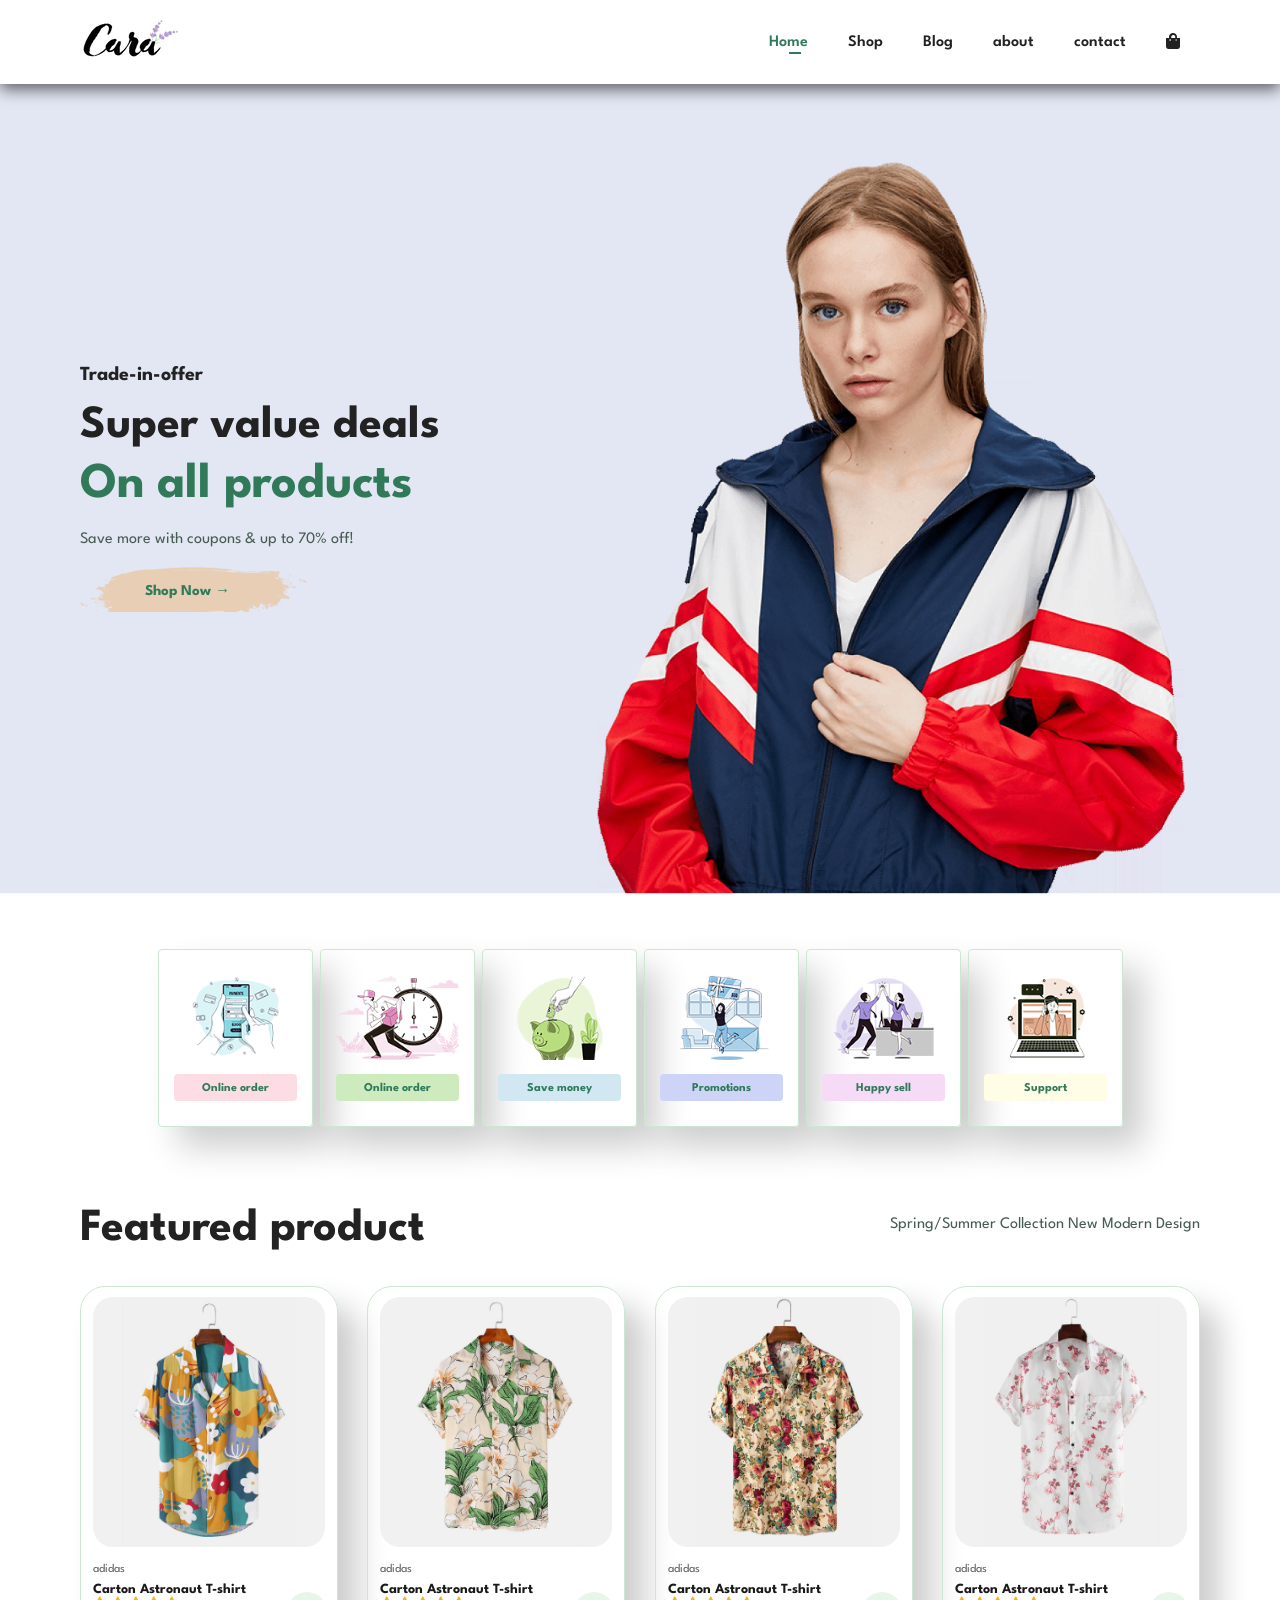
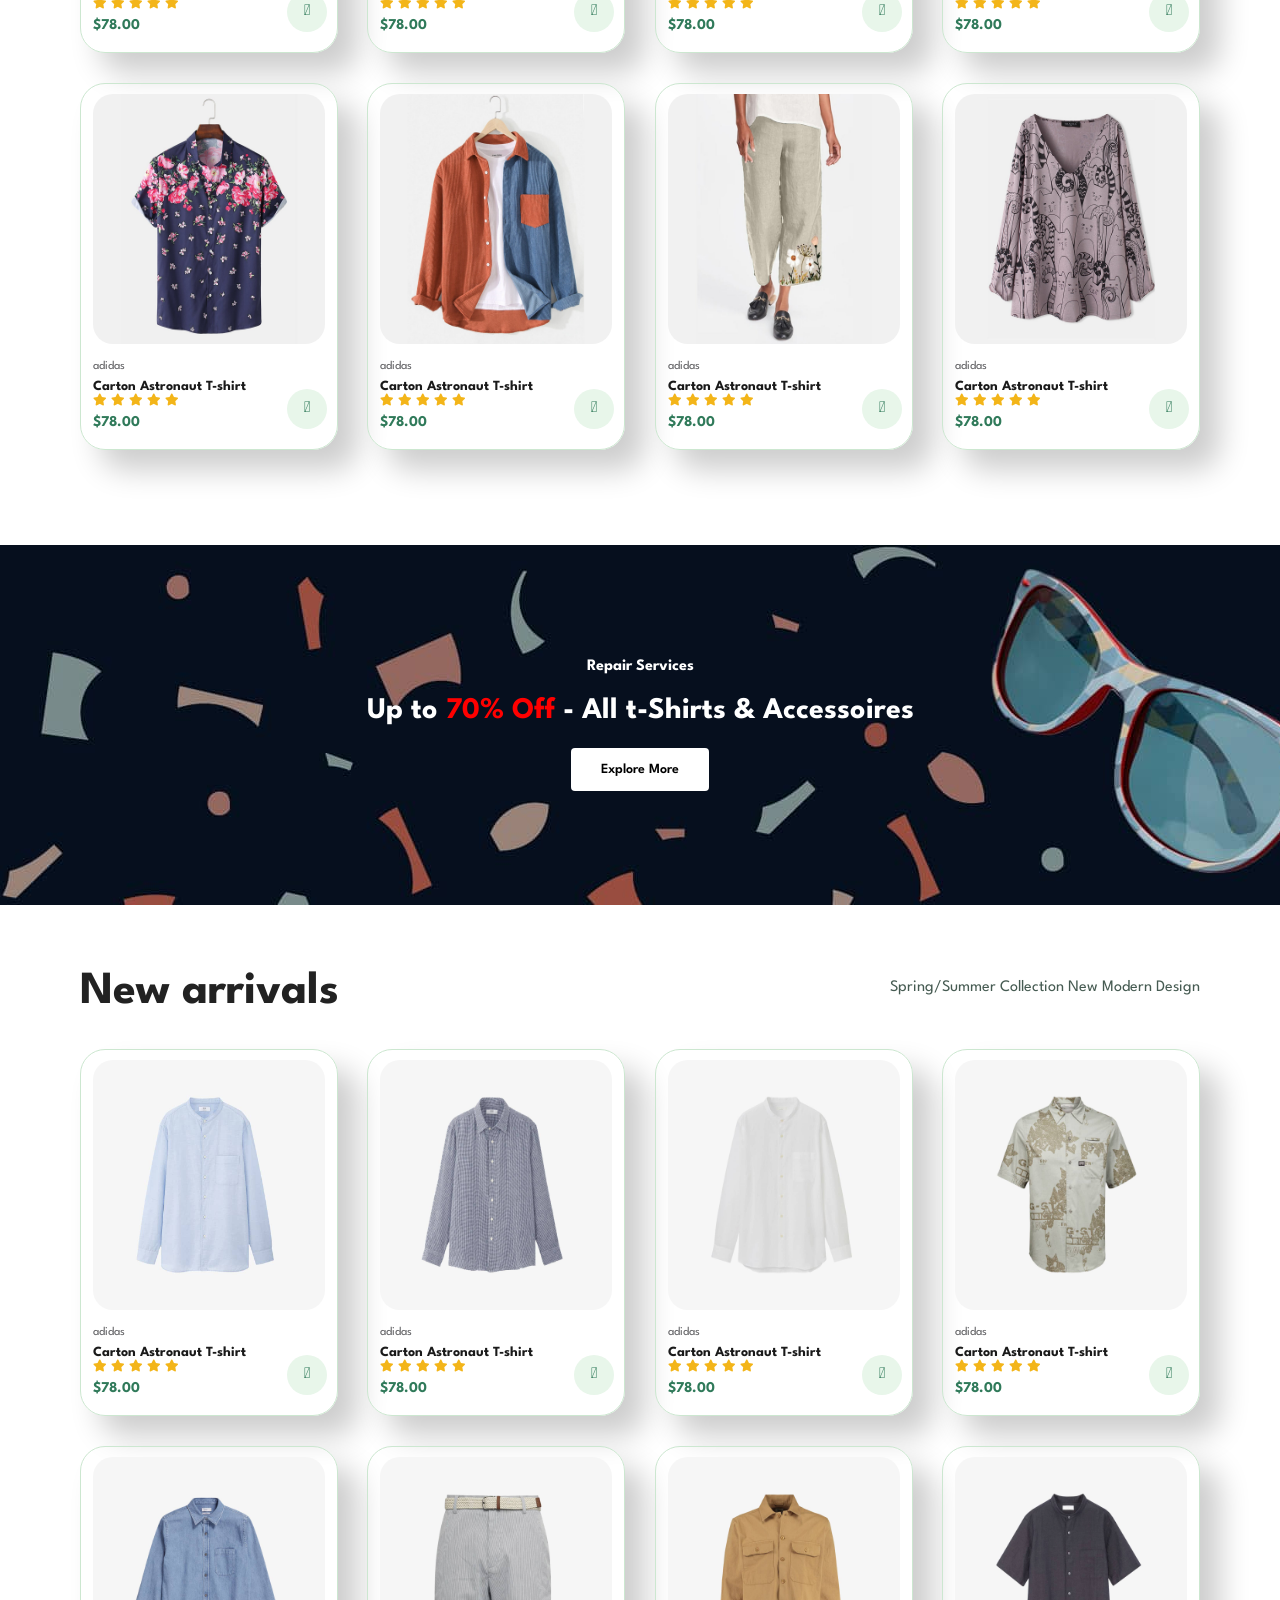
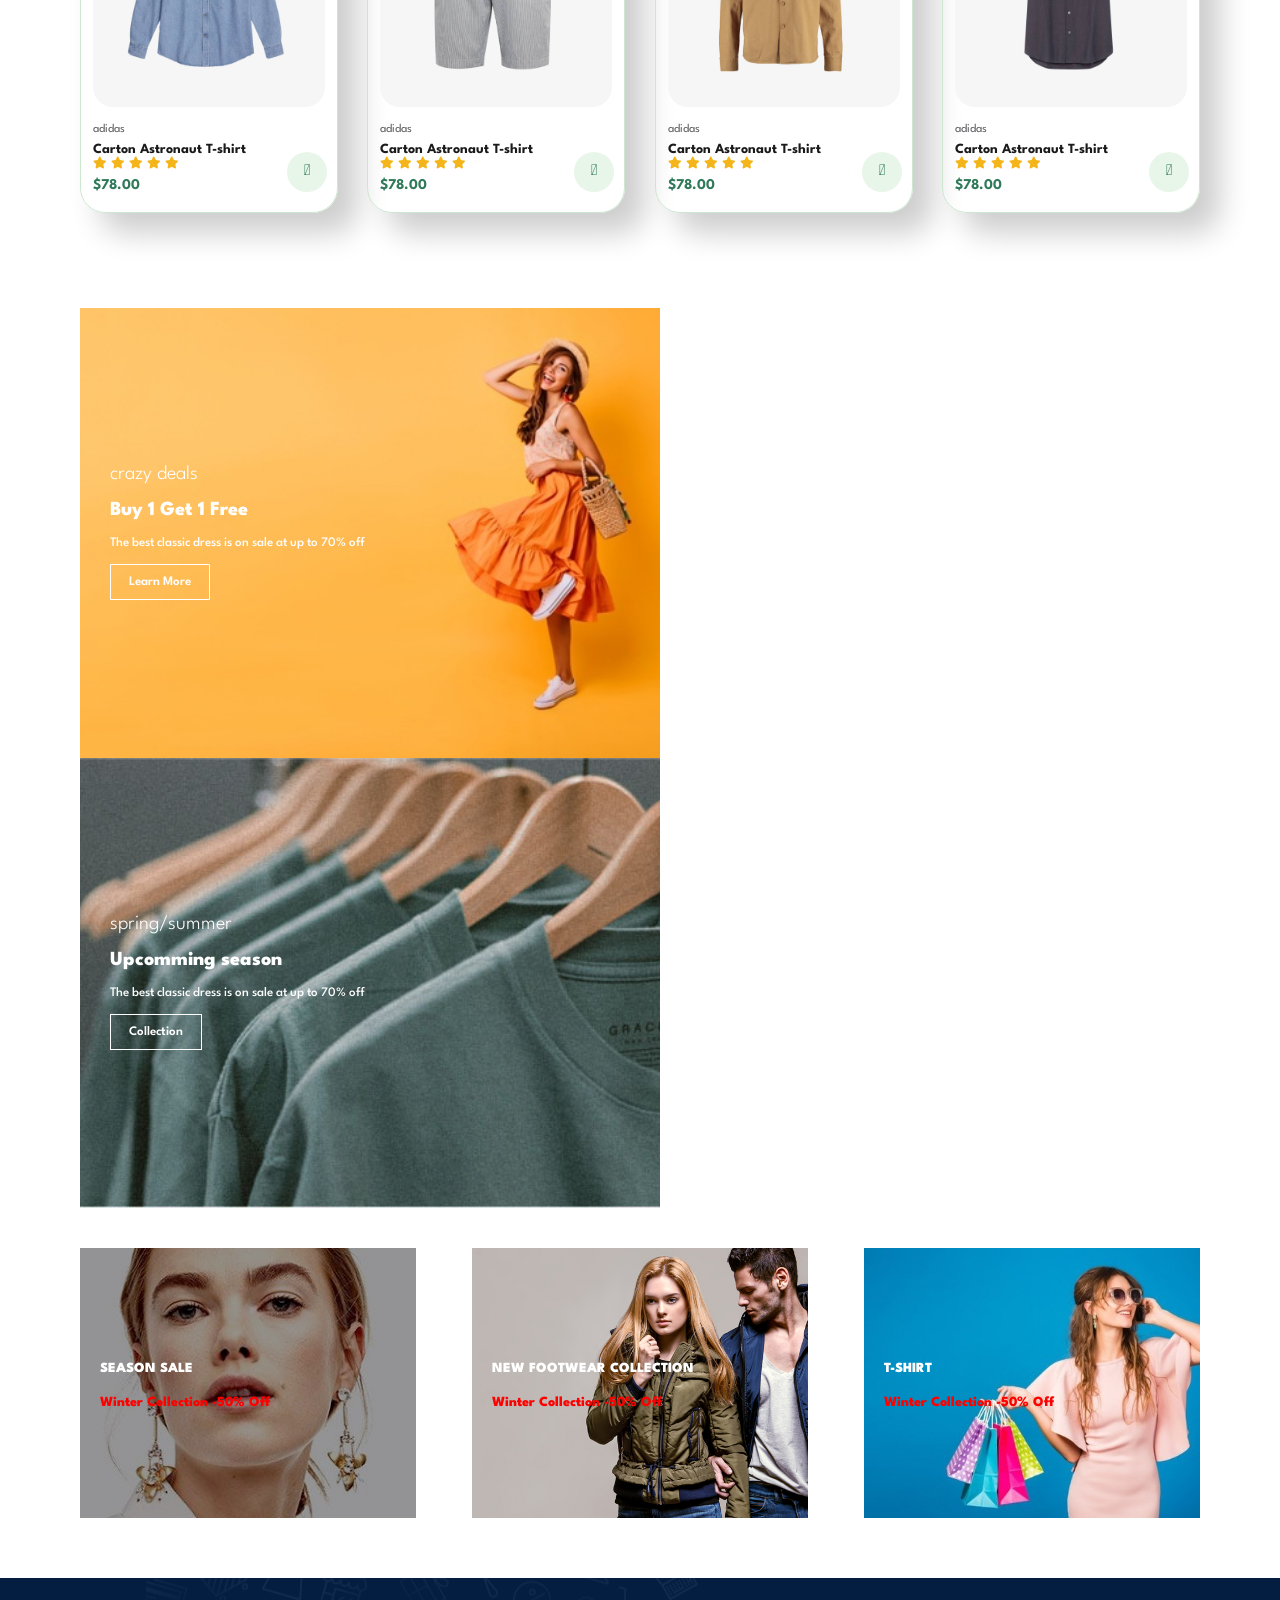
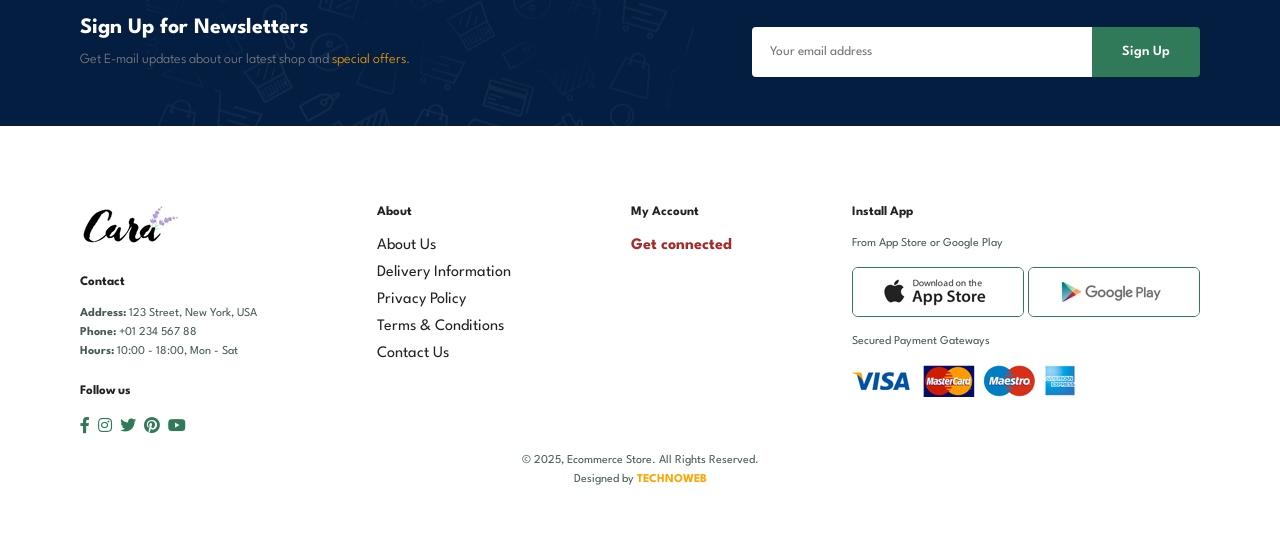
<file: index.html>
<!DOCTYPE html>
<html lang="en">

    <head>
        <meta charset="UTF-8">
        <meta http-equiv="X-UA-Compatible" content="IE=edge">
        <meta name="viewport" content="width=device-width, initial-scale=1.0">
        <title>Ecommerce </title>
        <link rel="stylesheet" href="https://pro.fontawesome.com/releases/v5.10.0/css/all.css" />

        <link rel="stylesheet" href="style.css">
    </head>

    <body>

    <section id="header">
        <a href="#"><img src="img/logo.png" alt="" class="logo"></a>
        <div>
            <ul id="navbar">
                <li><a class="active" href="index.html">Home</a></li>
                <li><a href="shop.html">Shop</a></li>
                <li><a href="blog.html">Blog</a></li>
                <li><a href="about.html">about</a></li>
                <li><a href="contact.html">contact</a></li>
                <li id="bag"><a href="cart.html"><i class="fa fa-shopping-bag "  aria-hidden="true"></i>
                </a></li>
                <a href="#" id="close"><i class="far fa-times"></i></a>
            </ul>
        </div>
        <div class="mobile">
            <a href="cart.html"><i class="fas fa-shopping-bag" aria-hidden="true"></i>
            </a>
            <i id="bar" class="fas fa-outdent"></i>
            
        </div>
    </section>

    <section id="hero">
        <h4>Trade-in-offer</h4>
        <h2>Super value deals</h2>
        <h1>On all products</h1>
        <p>Save more with coupons & up to 70% off!</p>
        <a href="shop.html"><button>Shop Now &#8594;</button></a>
    </section>

    <section id="feature" class="section-p1">
        <div class="fe-box">
            <img src="img/features/f1.png" alt="">
            <h6>Online order</h6>
        </div>  
        
        <div class="fe-box">
            <img src="img/features/f2.png" alt="">
            <h6>Online order</h6>
        </div>
        <div class="fe-box">
            <img src="img/features/f3.png" alt="">
            <h6>Save money</h6>
        </div>
        <div class="fe-box">
            <img src="img/features/f4.png" alt="">
            <h6>Promotions</h6>
        </div>
        <div class="fe-box">
            <img src="img/features/f5.png" alt="">
            <h6>Happy sell</h6>
        </div>
        <div class="fe-box">
            <img src="img/features/f6.png" alt="">
            <h6>Support</h6>
        </div>
        
    </section>

    <section id="product1" class="section-p1">
        <h2> Featured product</h2>
        <p>Spring/Summer Collection New Modern Design</p>
        <div class="pro-container">
            <div class="pro" >
                <img src="img/products/f1.jpg" alt="">
                <div class="des">
                    <span>adidas</span>
                    <h5> Carton Astronaut T-shirt </h5>
                    <div class="star">
                        <i class="fas fa-star"></i>
                        <i class="fas fa-star"></i>
                        <i class="fas fa-star"></i>
                        <i class="fas fa-star"></i>
                        <i class="fas fa-star"></i>
                    </div>
                    <h4>$78.00</h4>
                </div>
            <a href="#"><i class="fal fa-shopping-cart cart"></i></a>
            </div>
            <div class="pro" onclick="window.location.href='shop.html'">
                <img src="img/products/f2.jpg" alt="">
                <div class="des">
                    <span>adidas</span>
                    <h5> Carton Astronaut T-shirt </h5>
                    <div class="star">
                        <i class="fas fa-star"></i>
                        <i class="fas fa-star"></i>
                        <i class="fas fa-star"></i>
                        <i class="fas fa-star"></i>
                        <i class="fas fa-star"></i>
                    </div>
                    <h4>$78.00</h4>
                </div>
            <a href="#"><i class="fal fa-shopping-cart cart"></i></a>
            </div>
            <div class="pro" onclick="window.location.href='shop.html'">
                <img src="img/products/f3.jpg" alt="">
                <div class="des">
                    <span>adidas</span>
                    <h5> Carton Astronaut T-shirt </h5>
                    <div class="star">
                        <i class="fas fa-star"></i>
                        <i class="fas fa-star"></i>
                        <i class="fas fa-star"></i>
                        <i class="fas fa-star"></i>
                        <i class="fas fa-star"></i>
                    </div>
                    <h4>$78.00</h4>
                </div>
            <a href="#"><i class="fal fa-shopping-cart cart"></i></a>
            </div>
            <div class="pro" onclick="window.location.href='shop.html'">
                <img src="img/products/f4.jpg" alt="">
                <div class="des">
                    <span>adidas</span>
                    <h5> Carton Astronaut T-shirt </h5>
                    <div class="star">
                        <i class="fas fa-star"></i>
                        <i class="fas fa-star"></i>
                        <i class="fas fa-star"></i>
                        <i class="fas fa-star"></i>
                        <i class="fas fa-star"></i>
                    </div>
                    <h4>$78.00</h4>
                </div>
            <a href="#"><i class="fal fa-shopping-cart cart"></i></a>
            </div>
            <div class="pro" onclick="window.location.href='shop.html'">
                <img src="img/products/f5.jpg" alt="">
                <div class="des">
                    <span>adidas</span>
                    <h5> Carton Astronaut T-shirt </h5>
                    <div class="star">
                        <i class="fas fa-star"></i>
                        <i class="fas fa-star"></i>
                        <i class="fas fa-star"></i>
                        <i class="fas fa-star"></i>
                        <i class="fas fa-star"></i>
                    </div>
                    <h4>$78.00</h4>
                </div>
            <a href="#"><i class="fal fa-shopping-cart cart"></i></a>
            </div>
            <div class="pro" onclick="window.location.href='shop.html'">
                <img src="img/products/f6.jpg" alt="">
                <div class="des">
                    <span>adidas</span>
                    <h5> Carton Astronaut T-shirt </h5>
                    <div class="star">
                        <i class="fas fa-star"></i>
                        <i class="fas fa-star"></i>
                        <i class="fas fa-star"></i>
                        <i class="fas fa-star"></i>
                        <i class="fas fa-star"></i>
                    </div>
                    <h4>$78.00</h4>
                </div>
            <a href="#"><i class="fal fa-shopping-cart cart"></i></a>
            </div>
            <div class="pro" onclick="window.location.href='shop.html'">
                <img src="img/products/f7.jpg" alt="">
                <div class="des">
                    <span>adidas</span>
                    <h5> Carton Astronaut T-shirt </h5>
                    <div class="star">
                        <i class="fas fa-star"></i>
                        <i class="fas fa-star"></i>
                        <i class="fas fa-star"></i>
                        <i class="fas fa-star"></i>
                        <i class="fas fa-star"></i>
                    </div>
                    <h4>$78.00</h4>
                </div>
            <a href="#"><i class="fal fa-shopping-cart cart"></i></a>
            </div>
            <div class="pro" onclick="window.location.href='shop.html'">
                <img src="img/products/f8.jpg" alt="">
                <div class="des">
                    <span>adidas</span>
                    <h5> Carton Astronaut T-shirt </h5>
                    <div class="star">
                        <i class="fas fa-star"></i>
                        <i class="fas fa-star"></i>
                        <i class="fas fa-star"></i>
                        <i class="fas fa-star"></i>
                        <i class="fas fa-star"></i>
                    </div>
                    <h4>$78.00</h4>
                </div>
            <a href="#"><i class="fal fa-shopping-cart cart"></i></a>
            </div>
        </div>     
    </section>

    <section id="banner" class="section-m1">
        <h4>Repair Services</h4>
        <h2>Up to <span>70% Off</span> - All t-Shirts & Accessoires</h2>
        <button class="normal"> Explore More</button>
    </section>

    <section id="product1" class="section-p1">
        <h2> New arrivals</h2>
        <p>Spring/Summer Collection New Modern Design</p>
        <div class="pro-container">
            <div class="pro">
                <img src="img/products/n1.jpg" alt="">
                <div class="des">
                    <span>adidas</span>
                    <h5> Carton Astronaut T-shirt </h5>
                    <div class="star">
                        <i class="fas fa-star"></i>
                        <i class="fas fa-star"></i>
                        <i class="fas fa-star"></i>
                        <i class="fas fa-star"></i>
                        <i class="fas fa-star"></i>
                    </div>
                    <h4>$78.00</h4>
                </div>
            <a href="#"><i class="fal fa-shopping-cart cart"></i></a>
            </div>
            <div class="pro">
                <img src="img/products/n2.jpg" alt="">
                <div class="des">
                    <span>adidas</span>
                    <h5> Carton Astronaut T-shirt </h5>
                    <div class="star">
                        <i class="fas fa-star"></i>
                        <i class="fas fa-star"></i>
                        <i class="fas fa-star"></i>
                        <i class="fas fa-star"></i>
                        <i class="fas fa-star"></i>
                    </div>
                    <h4>$78.00</h4>
                </div>
            <a href="#"><i class="fal fa-shopping-cart cart"></i></a>
            </div>
            <div class="pro">
                <img src="img/products/n3.jpg" alt="">
                <div class="des">
                    <span>adidas</span>
                    <h5> Carton Astronaut T-shirt </h5>
                    <div class="star">
                        <i class="fas fa-star"></i>
                        <i class="fas fa-star"></i>
                        <i class="fas fa-star"></i>
                        <i class="fas fa-star"></i>
                        <i class="fas fa-star"></i>
                    </div>
                    <h4>$78.00</h4>
                </div>
            <a href="#"><i class="fal fa-shopping-cart cart"></i></a>
            </div>
            <div class="pro">
                <img src="img/products/n4.jpg" alt="">
                <div class="des">
                    <span>adidas</span>
                    <h5> Carton Astronaut T-shirt </h5>
                    <div class="star">
                        <i class="fas fa-star"></i>
                        <i class="fas fa-star"></i>
                        <i class="fas fa-star"></i>
                        <i class="fas fa-star"></i>
                        <i class="fas fa-star"></i>
                    </div>
                    <h4>$78.00</h4>
                </div>
            <a href="#"><i class="fal fa-shopping-cart cart"></i></a>
            </div>
            <div class="pro">
                <img src="img/products/n5.jpg" alt="">
                <div class="des">
                    <span>adidas</span>
                    <h5> Carton Astronaut T-shirt </h5>
                    <div class="star">
                        <i class="fas fa-star"></i>
                        <i class="fas fa-star"></i>
                        <i class="fas fa-star"></i>
                        <i class="fas fa-star"></i>
                        <i class="fas fa-star"></i>
                    </div>
                    <h4>$78.00</h4>
                </div>
            <a href="#"><i class="fal fa-shopping-cart cart"></i></a>
            </div>
            <div class="pro">
                <img src="img/products/n6.jpg" alt="">
                <div class="des">
                    <span>adidas</span>
                    <h5> Carton Astronaut T-shirt </h5>
                    <div class="star">
                        <i class="fas fa-star"></i>
                        <i class="fas fa-star"></i>
                        <i class="fas fa-star"></i>
                        <i class="fas fa-star"></i>
                        <i class="fas fa-star"></i>
                    </div>
                    <h4>$78.00</h4>
                </div>
            <a href="#"><i class="fal fa-shopping-cart cart"></i></a>
            </div>
            <div class="pro">
                <img src="img/products/n7.jpg" alt="">
                <div class="des">
                    <span>adidas</span>
                    <h5> Carton Astronaut T-shirt </h5>
                    <div class="star">
                        <i class="fas fa-star"></i>
                        <i class="fas fa-star"></i>
                        <i class="fas fa-star"></i>
                        <i class="fas fa-star"></i>
                        <i class="fas fa-star"></i>
                    </div>
                    <h4>$78.00</h4>
                </div>
            <a href="#"><i class="fal fa-shopping-cart cart"></i></a>
            </div>
            <div class="pro">
                <img src="img/products/n8.jpg" alt="">
                <div class="des">
                    <span>adidas</span>
                    <h5> Carton Astronaut T-shirt </h5>
                    <div class="star">
                        <i class="fas fa-star"></i>
                        <i class="fas fa-star"></i>
                        <i class="fas fa-star"></i>
                        <i class="fas fa-star"></i>
                        <i class="fas fa-star"></i>
                    </div>
                    <h4>$78.00</h4>
                </div>
            <a href="#"><i class="fal fa-shopping-cart cart"></i></a>
            </div>
        </div>     
    </section>

    <section id="sm-banner" class="section-p1">
        <div class="banner-box">
            <h4>crazy deals</h4>
            <h2>Buy 1 Get 1 Free</h2>
            <span>The best classic dress is on sale at up to 70% off</span>
            <button class="white">Learn More</button>  
        </div>
        <div class="banner-box banner-box2">
            <h4>spring/summer</h4>
            <h2>Upcomming season</h2>
            <span>The best classic dress is on sale at up to 70% off</span>
            <button class="white">Collection</button>  
        </div>
    </section>

    <section id="banner3">
        <div class="banner-box">
            <h2>SEASON SALE</h2>
            <h3>Winter Collection -50% Off</h3>  
        </div>
        <div class="banner-box banner-box2">
            <h2>NEW FOOTWEAR COLLECTION</h2>
            <h3>Winter Collection -50% Off</h3>  
        </div>
        <div class="banner-box banner-box3">
            <h2>T-SHIRT</h2>
            <h3>Winter Collection -50% Off</h3>  
        </div>
    </section>

    <section id="newsletter" class="section-p1 section-m1">
        <div class="newstext">
            <h4>Sign Up for Newsletters</h4>
            <p>Get E-mail updates about our latest shop and <span>special offers</span>.</p>
        </div>
        <div class="form">
            <input type="text" placeholder="Your email address">
            <button class="normal">Sign Up</button>
        </div>
    </section>

    <footer class="section-p1">
        <div class="col">
            <img class="logo" src="img/logo.png" alt="">
            <h4>Contact</h4>
            <p><strong>Address:</strong> 123 Street, New York, USA</p>
            <p><strong>Phone:</strong> +01 234 567 88</p>
            <p><strong>Hours:</strong> 10:00 - 18:00, Mon - Sat</p>
            <div class="follow">
                <h4>Follow us</h4>
                <div class="icon">
                    <i class="fab fa-facebook-f"></i>
                    <i class="fab fa-instagram"></i>
                    <i class="fab fa-twitter"></i>
                    <i class="fab fa-pinterest"></i>
                    <i class="fab fa-youtube"></i>
                </div>
            </div>
        </div>
        <div class="col">
            <h4>About</h4>
            <a href="#">About Us</a>
            <a href="#">Delivery Information</a>
            <a href="#">Privacy Policy</a>
            <a href="#">Terms & Conditions</a>
            <a href="#">Contact Us</a>
        </div>
        <div class="col">
            <h4>My Account</h4>
            <a style="color: brown;" href="Auth_page.html"><b>Get connected</b></a>
        </div>
        <div class="col install">
            <h4>Install App</h4>
            <p>From App Store or Google Play</p>
            <div class="row">
                <img src="img/pay/app.jpg" alt="">
                <img src="img/pay/play.jpg" alt="">
            </div>
            <p>Secured Payment Gateways</p>
            <img src="img/pay/pay.png" alt="">
        </div>
        <div class="copyright">
            <p>&copy; 2025, Ecommerce Store. All Rights Reserved.</p>
            <p>Designed by <span>TECHNOWEB</span></p>
        </div>
    </footer>


        <script src="script.js"></script>
    </body>

</html>
</file>
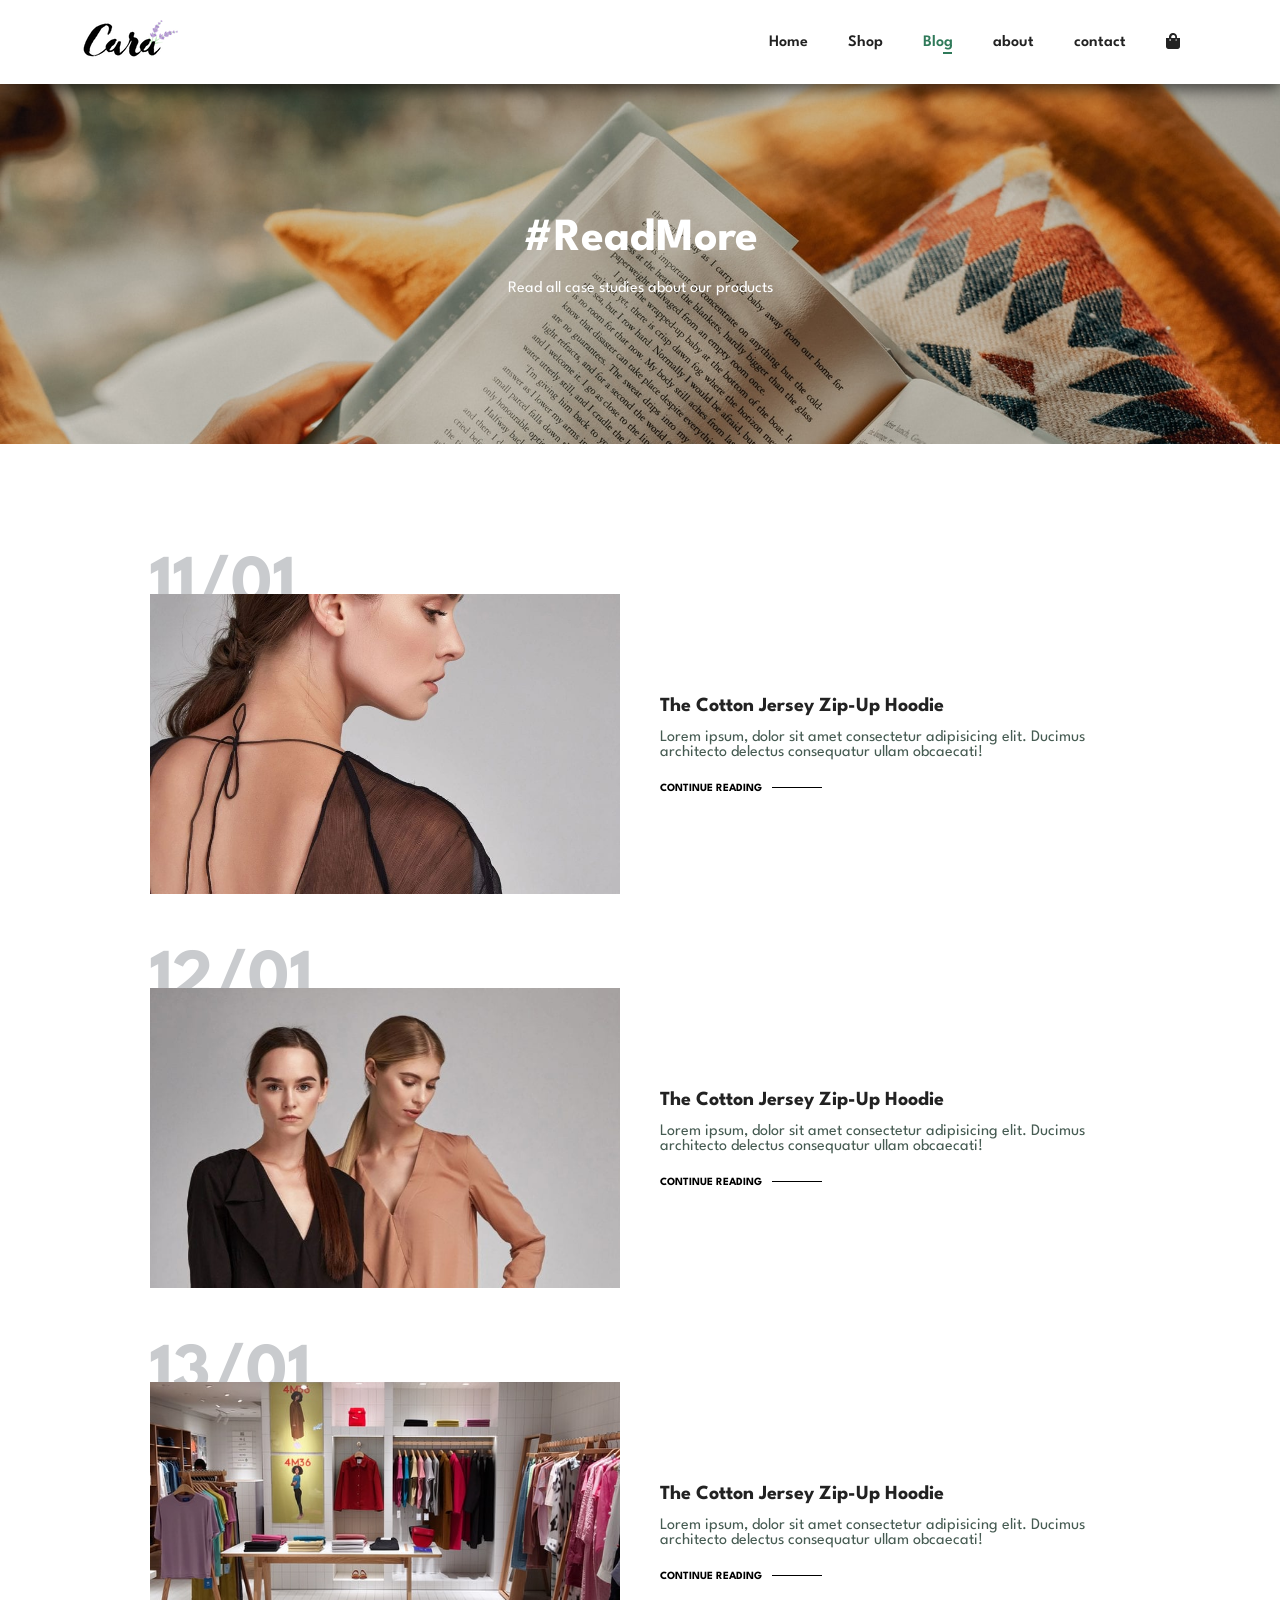
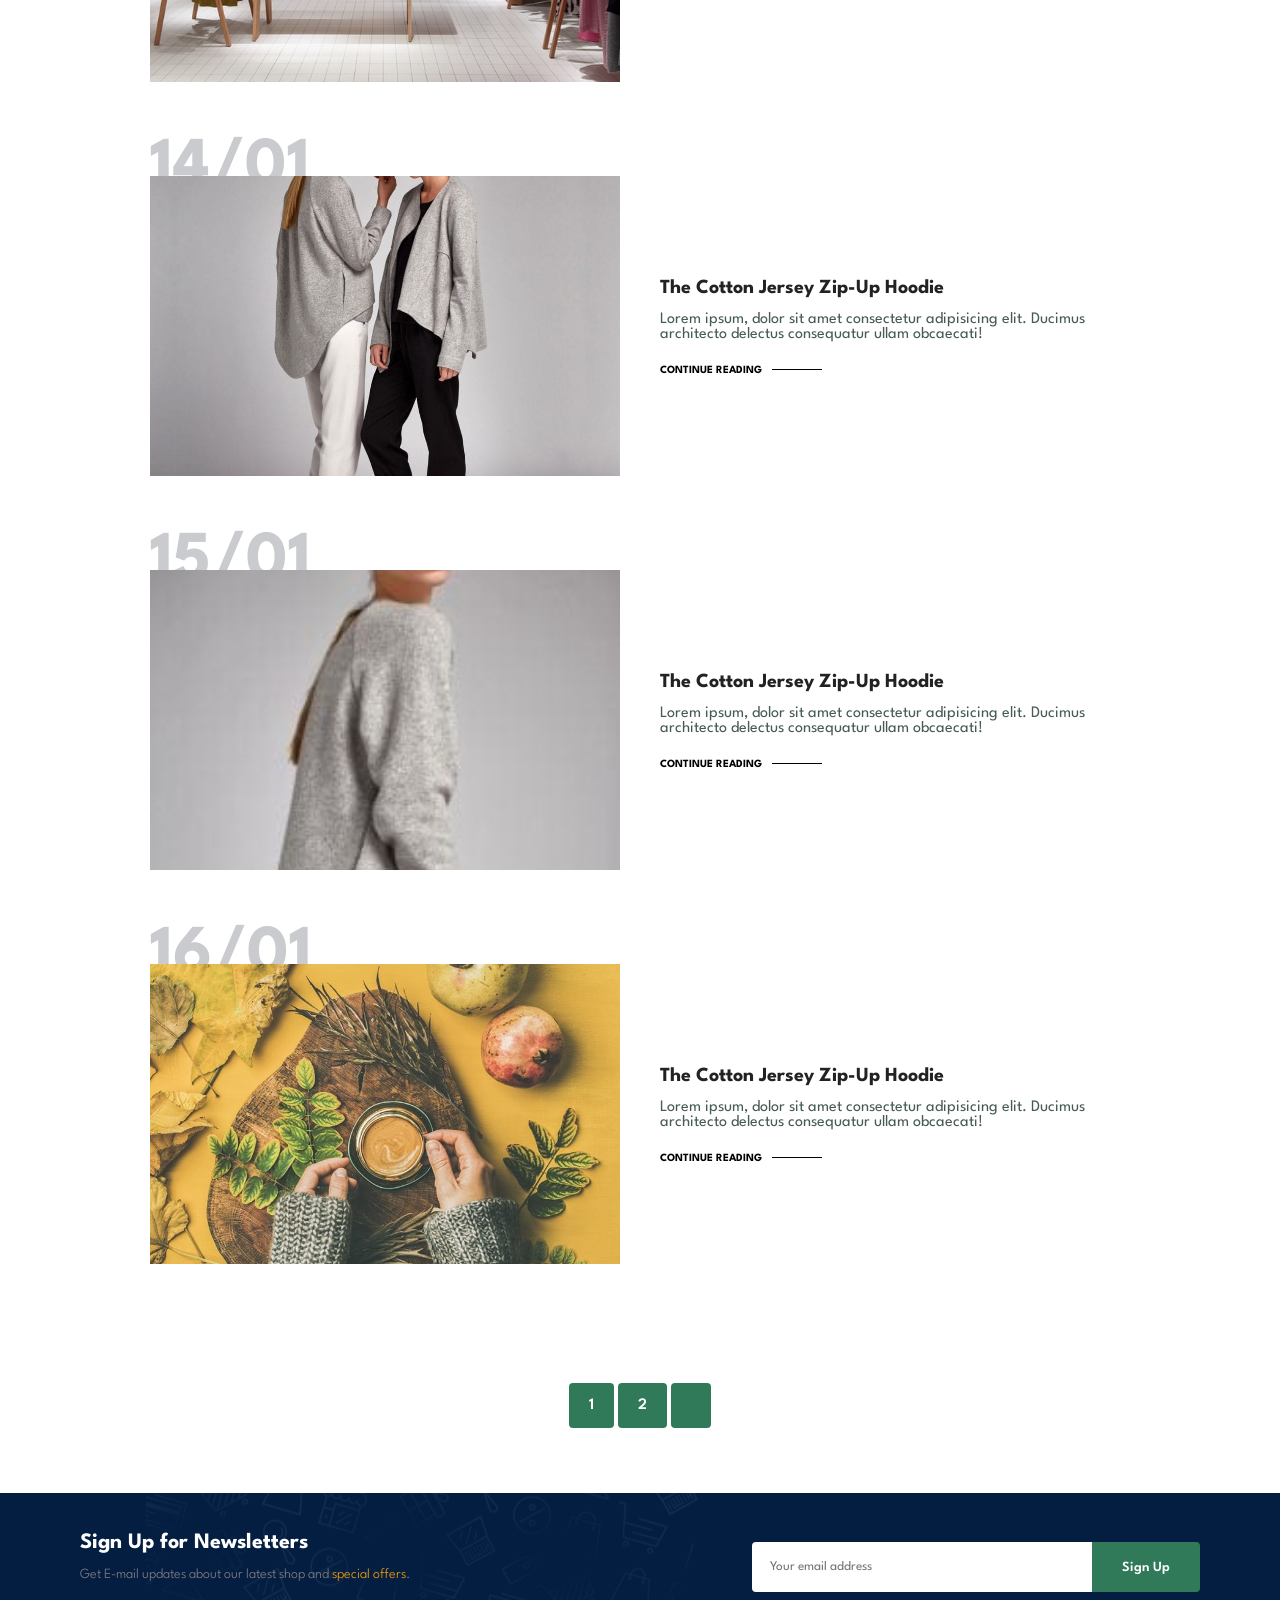
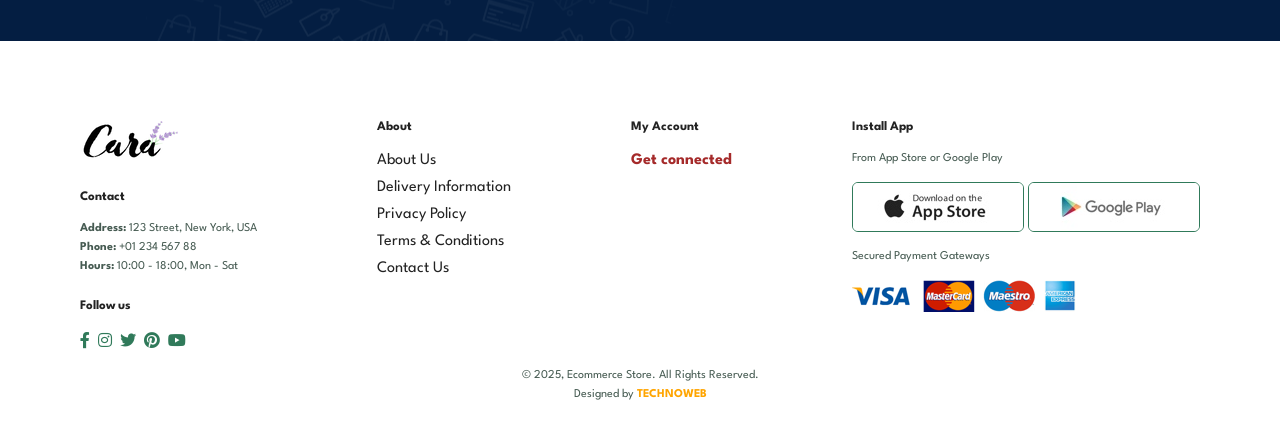
<file: blog.html>
<!DOCTYPE html>
<html lang="en">

    <head>
        <meta charset="UTF-8">
        <meta http-equiv="X-UA-Compatible" content="IE=edge">
        <meta name="viewport" content="width=device-width, initial-scale=1.0">
        <title>Blog </title>
        <link rel="stylesheet" href="https://pro.fontawesome.com/releases/v5.10.0/css/all.css" />

        <link rel="stylesheet" href="style.css">
    </head>

    <body>

    <section id="header">
        <a href="#"><img src="img/logo.png" alt="" class="logo"></a>
        <div>
            <ul id="navbar">
                <li><a  href="index.html">Home</a></li>
                <li><a  href="shop.html">Shop</a></li>
                <li><a class="active" href="blog.html">Blog</a></li>
                <li><a href="about.html">about</a></li>
                <li><a href="contact.html">contact</a></li>
                <li id="bag"><a href="cart.html"><i class="fa fa-shopping-bag "  aria-hidden="true"></i>
                </a></li>
                <a href="#" id="close"><i class="far fa-times"></i></a>
            </ul>
        </div>
        <div class="mobile">
            <a href="cart.html"><i class="fas fa-shopping-bag" aria-hidden="true"></i>
            </a>
            <i id="bar" class="fas fa-outdent"></i>
            
        </div>
    </section>

    <section id="page-header" class="blog-header">
        <h2>#ReadMore</h2>
        <p>Read all case studies about our products</p>
        
    </section>

    <section id="blog">
        <div class="blog-box">
            <div class="blog-img">
                <img src="img/blog/b1.jpg" alt="">
            </div>
            <div class="blog-details">
                <h4>The Cotton Jersey Zip-Up Hoodie</h4>
                <p>Lorem ipsum, dolor sit amet consectetur adipisicing elit. Ducimus architecto delectus consequatur ullam obcaecati!</p>
                <a href="#">CONTINUE READING</a>
            </div>
            <h1>11/01</h1>
        </div>
        <div class="blog-box">
            <div class="blog-img">
                <img src="img/blog/b2.jpg" alt="">
            </div>
            <div class="blog-details">
                <h4>The Cotton Jersey Zip-Up Hoodie</h4>
                <p>Lorem ipsum, dolor sit amet consectetur adipisicing elit. Ducimus architecto delectus consequatur ullam obcaecati!</p>
                <a href="#">CONTINUE READING</a>
            </div>
            <h1>12/01</h1>
        </div>
        <div class="blog-box">
            <div class="blog-img">
                <img src="img/blog/b3.jpg" alt="">
            </div>
            <div class="blog-details">
                <h4>The Cotton Jersey Zip-Up Hoodie</h4>
                <p>Lorem ipsum, dolor sit amet consectetur adipisicing elit. Ducimus architecto delectus consequatur ullam obcaecati!</p>
                <a href="#">CONTINUE READING</a>
            </div>
            <h1>13/01</h1>
        </div>
        <div class="blog-box">
            <div class="blog-img">
                <img src="img/blog/b4.jpg" alt="">
            </div>
            <div class="blog-details">
                <h4>The Cotton Jersey Zip-Up Hoodie</h4>
                <p>Lorem ipsum, dolor sit amet consectetur adipisicing elit. Ducimus architecto delectus consequatur ullam obcaecati!</p>
                <a href="#">CONTINUE READING</a>
            </div>
            <h1>14/01</h1>
        </div>
        <div class="blog-box">
            <div class="blog-img">
                <img src="img/blog/b5.jpg" alt="">
            </div>
            <div class="blog-details">
                <h4>The Cotton Jersey Zip-Up Hoodie</h4>
                <p>Lorem ipsum, dolor sit amet consectetur adipisicing elit. Ducimus architecto delectus consequatur ullam obcaecati!</p>
                <a href="#">CONTINUE READING</a>
            </div>
            <h1>15/01</h1>
        </div>
        <div class="blog-box">
            <div class="blog-img">
                <img src="img/blog/b6.jpg" alt="">
            </div>
            <div class="blog-details">
                <h4>The Cotton Jersey Zip-Up Hoodie</h4>
                <p>Lorem ipsum, dolor sit amet consectetur adipisicing elit. Ducimus architecto delectus consequatur ullam obcaecati!</p>
                <a href="#">CONTINUE READING</a>
            </div>
            <h1>16/01</h1>
        </div>
    </section>


    <section id="pagination" class="section-p1">
        <a href="#">1</a>
        <a href="#">2</a>
        <a href="#"><i class="fal fa-long-arrow-right"></i></a>
    </section>

    <section id="newsletter" class="section-p1 section-m1">
        <div class="newstext">
            <h4>Sign Up for Newsletters</h4>
            <p>Get E-mail updates about our latest shop and <span>special offers</span>.</p>
        </div>
        <div class="form">
            <input type="text" placeholder="Your email address">
            <button class="normal">Sign Up</button>
        </div>
    </section>

    <footer class="section-p1">
        <div class="col">
            <img class="logo" src="img/logo.png" alt="">
            <h4>Contact</h4>
            <p><strong>Address:</strong> 123 Street, New York, USA</p>
            <p><strong>Phone:</strong> +01 234 567 88</p>
            <p><strong>Hours:</strong> 10:00 - 18:00, Mon - Sat</p>
            <div class="follow">
                <h4>Follow us</h4>
                <div class="icon">
                    <i class="fab fa-facebook-f"></i>
                    <i class="fab fa-instagram"></i>
                    <i class="fab fa-twitter"></i>
                    <i class="fab fa-pinterest"></i>
                    <i class="fab fa-youtube"></i>
                </div>
            </div>
        </div>
        <div class="col">
            <h4>About</h4>
            <a href="#">About Us</a>
            <a href="#">Delivery Information</a>
            <a href="#">Privacy Policy</a>
            <a href="#">Terms & Conditions</a>
            <a href="#">Contact Us</a>
        </div>
        <div class="col">
            <h4>My Account</h4>
            <a style="color: brown;" href="Auth_page.html"><b>Get connected</b></a>
        </div>
        <div class="col install">
            <h4>Install App</h4>
            <p>From App Store or Google Play</p>
            <div class="row">
                <img src="img/pay/app.jpg" alt="">
                <img src="img/pay/play.jpg" alt="">
            </div>
            <p>Secured Payment Gateways</p>
            <img src="img/pay/pay.png" alt="">
        </div>
        <div class="copyright">
            <p>&copy; 2025, Ecommerce Store. All Rights Reserved.</p>
            <p>Designed by <span>TECHNOWEB</span></p>
        </div>
    </footer>


        <script src="script.js"></script>
    </body>

</html>
</file>
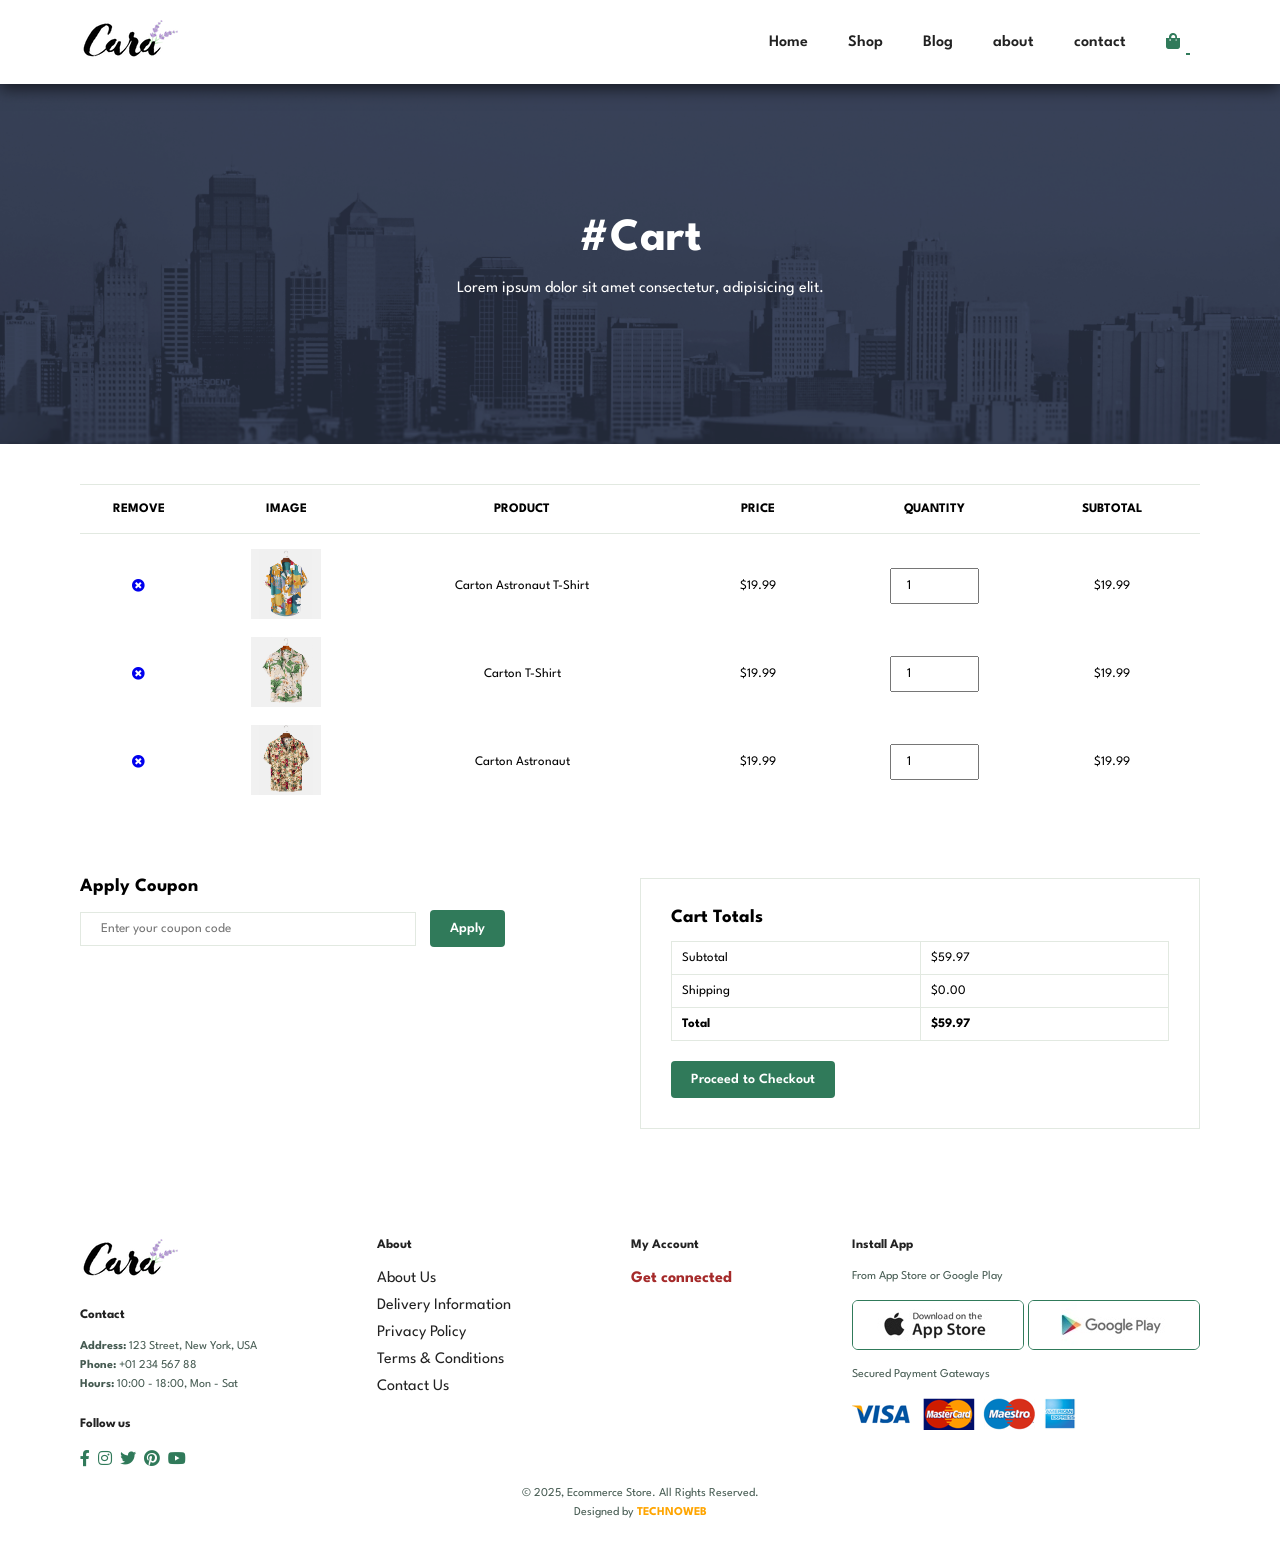
<file: cart.html>
<!DOCTYPE html>
<html lang="en">

    <head>
        <meta charset="UTF-8">
        <meta http-equiv="X-UA-Compatible" content="IE=edge">
        <meta name="viewport" content="width=device-width, initial-scale=1.0">
        <title>Cart </title>
        <link rel="stylesheet" href="https://pro.fontawesome.com/releases/v5.10.0/css/all.css" />

        <link rel="stylesheet" href="style.css">
    </head>

    <body>

    <section id="header">
        <a href="#"><img src="img/logo.png" alt="" class="logo"></a>
        <div>
            <ul id="navbar">
                <li><a  href="index.html">Home</a></li>
                <li><a  href="shop.html">Shop</a></li>
                <li><a  href="blog.html">Blog</a></li>
                <li><a  href="about.html">about</a></li>
                <li><a href="contact.html">contact</a></li>
                <li id="bag"><a class="active " href="cart.html"><i class="fa fa-shopping-bag "  aria-hidden="true"></i>
                </a></li>
                <a href="#" id="close"><i class="far fa-times"></i></a>
            </ul>
        </div>
        <div class="mobile">
            <a href="cart.html"><i class="fas fa-shopping-bag" aria-hidden="true"></i>
            </a>
            <i id="bar" class="fas fa-outdent"></i>
            
        </div>
    </section>

    <section id="page-header" class="about-header">
        <h2>#Cart</h2>
        <p>Lorem ipsum dolor sit amet consectetur, adipisicing elit.</p>
        
    </section>

    <section id="cart" class="section-p1">
        <table width="100%">
            <thead>
                <tr>
                    <td>Remove</td>
                    <td>Image</td>
                    <td>Product</td>
                    <td>Price</td>
                    <td>Quantity</td>
                    <td>Subtotal</td>
                </tr>
            </thead>
            <tbody>
                <tr>
                    <td><a href="#"><i class="fas fa-times-circle"></i></a></td>
                    <td><img src="img/products/f1.jpg" alt=""></td>
                    <td>Carton Astronaut T-Shirt</td>
                    <td>$19.99</td>
                    <td><input type="number" value="1"></td>
                    <td>$19.99</td>
                </tr>
                <tr>
                    <td><a href="#"><i class="fas fa-times-circle"></i></a></td>
                    <td><img src="img/products/f2.jpg" alt=""></td>
                    <td>Carton  T-Shirt</td>
                    <td>$19.99</td>
                    <td><input type="number" value="1"></td>
                    <td>$19.99</td>
                </tr>
                <tr>
                    <td><a href="#"><i class="fas fa-times-circle"></i></a></td>
                    <td><img src="img/products/f3.jpg" alt=""></td>
                    <td>Carton Astronaut </td>
                    <td>$19.99</td>
                    <td><input type="number" value="1"></td>
                    <td>$19.99</td>
                </tr>
            </tbody>
        </table>
    </section>

    <section id="cart-add" class="section-p1">
        <div id="coupon">
            <h3>Apply Coupon</h3>
            <div>
                <input type="text" placeholder="Enter your coupon code">
                <button class="normal">Apply</button>
            </div>
        </div>
        <div id="subtotal">
            <h3>Cart Totals</h3>
            <table>
                <tr>
                    <td>Subtotal</td>
                    <td>$59.97</td>
                </tr>
                <tr>
                    <td>Shipping</td>
                    <td>$0.00</td>
                </tr>
                <tr>
                    <td><strong>Total</strong></td>
                    <td><strong>$59.97</strong></td>
                </tr>
            </table>
            <button class="normal">Proceed to Checkout</button>
        </div>
    </section>

    

    <footer class="section-p1">
        <div class="col">
            <img class="logo" src="img/logo.png" alt="">
            <h4>Contact</h4>
            <p><strong>Address:</strong> 123 Street, New York, USA</p>
            <p><strong>Phone:</strong> +01 234 567 88</p>
            <p><strong>Hours:</strong> 10:00 - 18:00, Mon - Sat</p>
            <div class="follow">
                <h4>Follow us</h4>
                <div class="icon">
                    <i class="fab fa-facebook-f"></i>
                    <i class="fab fa-instagram"></i>
                    <i class="fab fa-twitter"></i>
                    <i class="fab fa-pinterest"></i>
                    <i class="fab fa-youtube"></i>
                </div>
            </div>
        </div>
        <div class="col">
            <h4>About</h4>
            <a href="#">About Us</a>
            <a href="#">Delivery Information</a>
            <a href="#">Privacy Policy</a>
            <a href="#">Terms & Conditions</a>
            <a href="#">Contact Us</a>
        </div>
        <div class="col">
            <h4>My Account</h4>
            <a style="color: brown;" href="Auth_page.html"><b>Get connected</b></a>
        </div>
        <div class="col install">
            <h4>Install App</h4>
            <p>From App Store or Google Play</p>
            <div class="row">
                <img src="img/pay/app.jpg" alt="">
                <img src="img/pay/play.jpg" alt="">
            </div>
            <p>Secured Payment Gateways</p>
            <img src="img/pay/pay.png" alt="">
        </div>
        <div class="copyright">
            <p>&copy; 2025, Ecommerce Store. All Rights Reserved.</p>
            <p>Designed by <span>TECHNOWEB</span></p>
        </div>
    </footer>


        <script src="script.js"></script>
    </body>

</html>
</file>
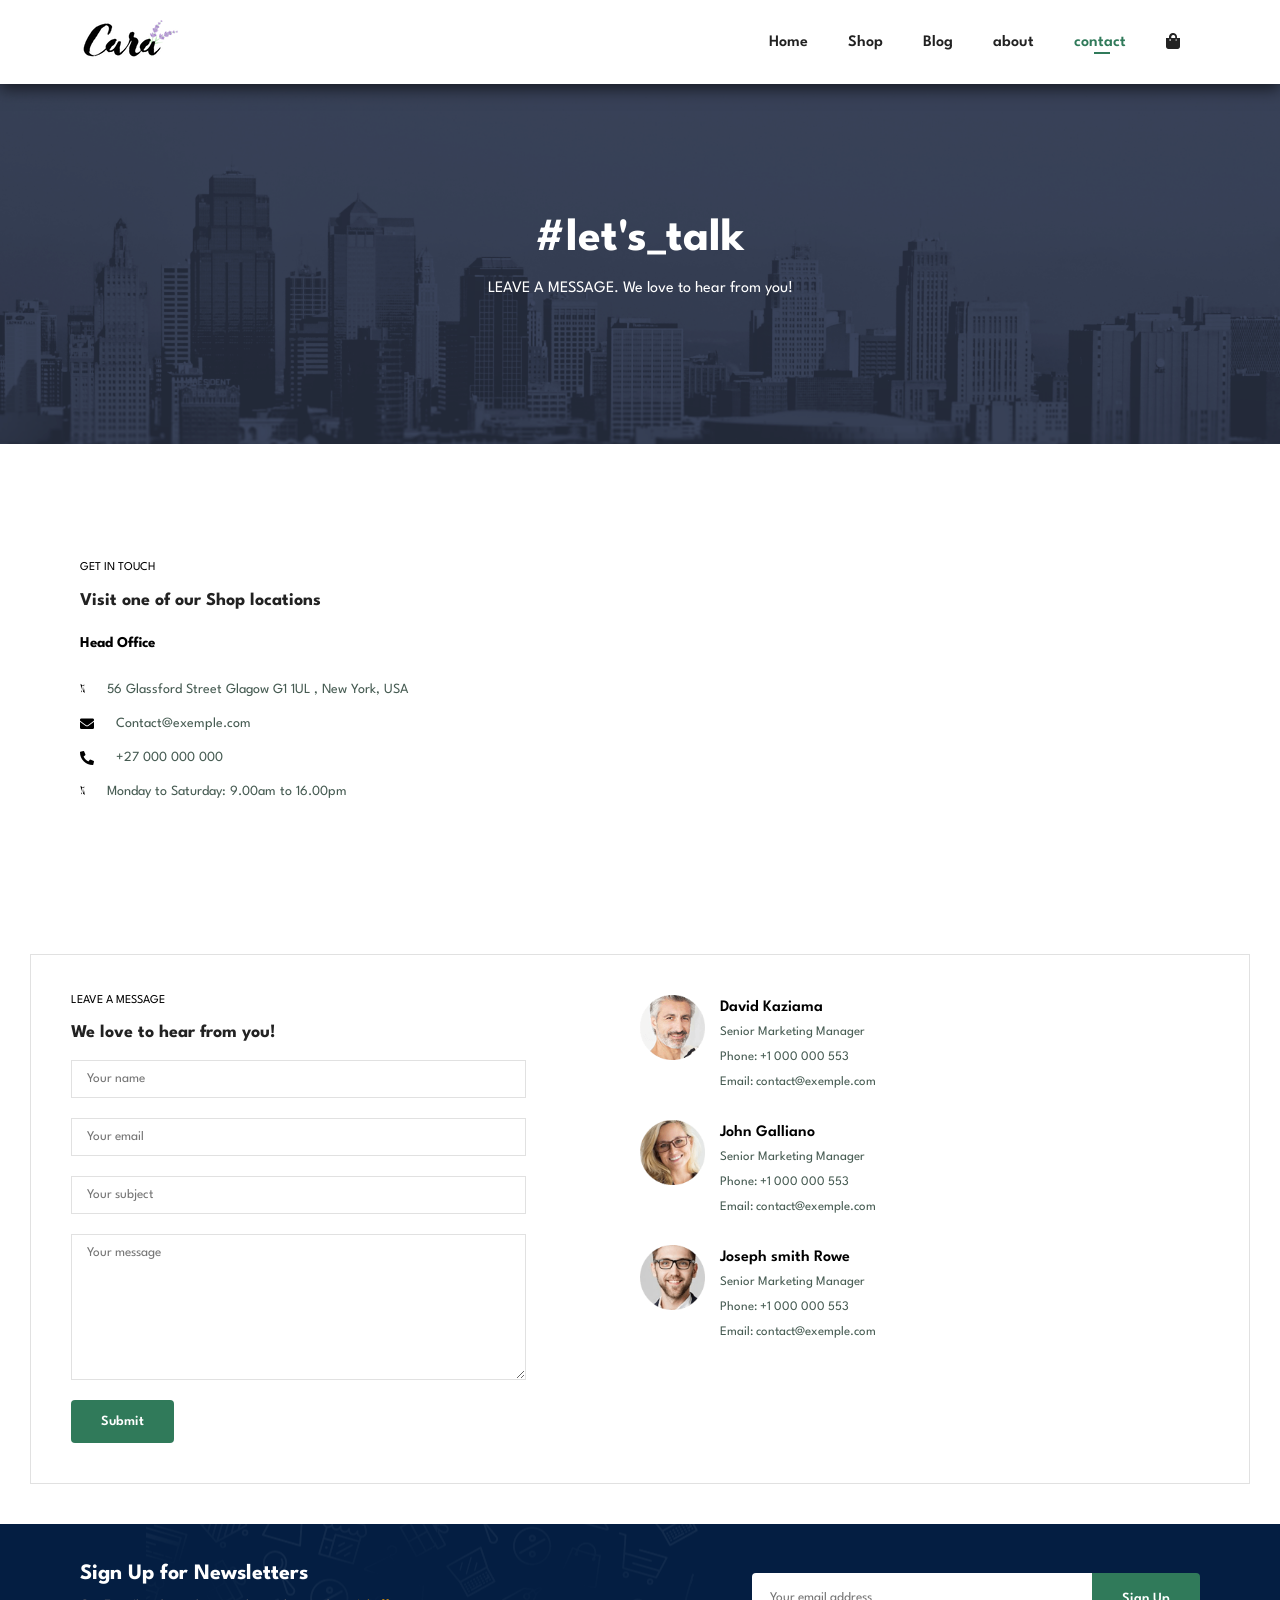
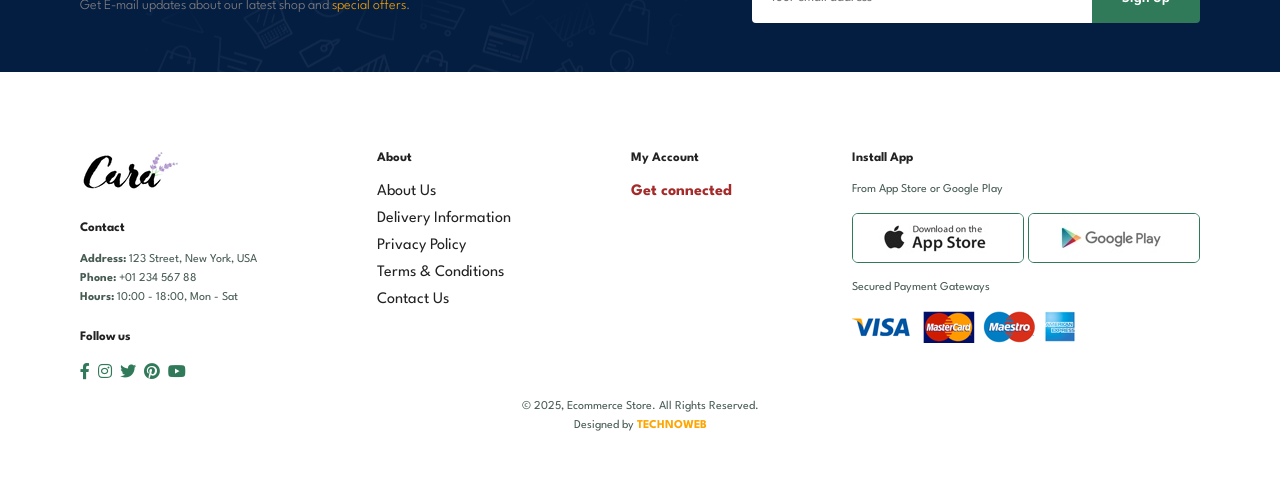
<file: contact.html>
<!DOCTYPE html>
<html lang="en">

    <head>
        <meta charset="UTF-8">
        <meta http-equiv="X-UA-Compatible" content="IE=edge">
        <meta name="viewport" content="width=device-width, initial-scale=1.0">
        <title>Contact </title>
        <link rel="stylesheet" href="https://pro.fontawesome.com/releases/v5.10.0/css/all.css" />

        <link rel="stylesheet" href="style.css">
    </head>

    <body>

    <section id="header">
        <a href="#"><img src="img/logo.png" alt="" class="logo"></a>
        <div>
            <ul id="navbar">
                <li><a  href="index.html">Home</a></li>
                <li><a  href="shop.html">Shop</a></li>
                <li><a  href="blog.html">Blog</a></li>
                <li><a  href="about.html">about</a></li>
                <li><a class="active" href="contact.html">contact</a></li>
                <li id="bag"><a href="cart.html"><i class="fa fa-shopping-bag "  aria-hidden="true"></i>
                </a></li>
                <a href="#" id="close"><i class="far fa-times"></i></a>
            </ul>
        </div>
        <div class="mobile">
            <a href="cart.html"><i class="fas fa-shopping-bag" aria-hidden="true"></i>
            </a>
            <i id="bar" class="fas fa-outdent"></i>
            
        </div>
    </section>

    <section id="page-header" class="contact">
        <h2>#let's_talk</h2>
        <p>LEAVE A MESSAGE. We love to hear from you!</p>
        
    </section>

    <section id="contact-details" class="section-p1">
    <div class="details">
        <span>GET IN TOUCH</span>
        <h2>Visit one of our Shop locations </h2>
        <h3>Head Office</h3>
        <div>
            <li>
                <i class="fal fa-map"></i>
                <p>56 Glassford Street Glagow G1 1UL , New York, USA</p>
            </li>
            <li>
                <i class="fas fa-envelope"></i>
                <p>Contact@exemple.com</p>
            </li>
            <li>
                <i class="fas fa-phone-alt"></i>
                <p>+27 000 000 000</p>
            </li>
            <li>
                <i class="fal fa-clock"></i>
                <p>Monday to Saturday: 9.00am to 16.00pm</p>
            </li>
        </div>
    </div>
    <div class="map">
        <iframe src="https://www.google.com/maps/embed?pb=!1m18!1m12!1m3!1d14370.526110088695!2d28.278604299999998!3d-25.782731599999998!2m3!1f0!2f0!3f0!3m2!1i1024!2i768!4f13.1!3m3!1m2!1s0x1e9560bef41b5a73%3A0xdf30813d036977b!2sMenlyn%2C%20Pretoria%2C%200181!5e0!3m2!1sfr!2sza!4v1743790741382!5m2!1sfr!2sza" width="600" height="450" style="border:0;" allowfullscreen="" loading="lazy" referrerpolicy="no-referrer-when-downgrade"></iframe>
    </div>
    </section>

    <section id="form-details">
        <!-- Message personnalisé -->
        <div id="alertBox" class="custom-alert"></div> <!-- Le Div reste vide parceque le code sera injecter via JavaScript dans alert apres envois du formulaire -->
        <form id="myForm">
            <span>LEAVE A MESSAGE</span>
            <h2>We love to hear from you!</h2>
            <input type="text" name="name" placeholder="Your name" required>
            <input type="email" name="email" placeholder="Your email" required>
            <input type="text" name="subject" placeholder="Your subject" required>
            <textarea name="message" cols="30" rows="10" placeholder="Your message" required></textarea>
            <button type="submit" class="normal">Submit</button>
        </form>

        <div class="people">
            <div>
                <img src="img/people/1.png" alt="">
                <p><span>David Kaziama</span> Senior Marketing Manager <br> Phone: +1 000 000 553 <br> Email: contact@exemple.com</p>
            </div>
            <div>
                <img src="img/people/3.png" alt="">
                <p><span>John Galliano</span> Senior Marketing Manager <br> Phone: +1 000 000 553 <br> Email: contact@exemple.com</p>
            </div>
            <div>
                <img src="img/people/2.png" alt="">
                <p><span>Joseph smith Rowe</span> Senior Marketing Manager <br> Phone: +1 000 000 553 <br> Email: contact@exemple.com</p>
            </div>
        </div>
    </section>

    <section id="newsletter" class="section-p1 section-m1">
        <div class="newstext">
            <h4>Sign Up for Newsletters</h4>
            <p>Get E-mail updates about our latest shop and <span>special offers</span>.</p>
        </div>
        <div class="form">
            <input type="text" placeholder="Your email address">
            <button class="normal">Sign Up</button>
        </div>
    </section>

    <footer class="section-p1">
        <div class="col">
            <img class="logo" src="img/logo.png" alt="">
            <h4>Contact</h4>
            <p><strong>Address:</strong> 123 Street, New York, USA</p>
            <p><strong>Phone:</strong> +01 234 567 88</p>
            <p><strong>Hours:</strong> 10:00 - 18:00, Mon - Sat</p>
            <div class="follow">
                <h4>Follow us</h4>
                <div class="icon">
                    <i class="fab fa-facebook-f"></i>
                    <i class="fab fa-instagram"></i>
                    <i class="fab fa-twitter"></i>
                    <i class="fab fa-pinterest"></i>
                    <i class="fab fa-youtube"></i>
                </div>
            </div>
        </div>
        <div class="col">
            <h4>About</h4>
            <a href="#">About Us</a>
            <a href="#">Delivery Information</a>
            <a href="#">Privacy Policy</a>
            <a href="#">Terms & Conditions</a>
            <a href="#">Contact Us</a>
        </div>
        <div class="col">
            <h4>My Account</h4>
            <a style="color: brown;" href="Auth_page.html"><b>Get connected</b></a>
        </div>
        <div class="col install">
            <h4>Install App</h4>
            <p>From App Store or Google Play</p>
            <div class="row">
                <img src="img/pay/app.jpg" alt="">
                <img src="img/pay/play.jpg" alt="">
            </div>
            <p>Secured Payment Gateways</p>
            <img src="img/pay/pay.png" alt="">
        </div>
        <div class="copyright">
            <p>&copy; 2025, Ecommerce Store. All Rights Reserved.</p>
            <p>Designed by <span>TECHNOWEB</span></p>
        </div>
    </footer>

    <!-- JavaScript pour submit les formulaires en utilisant le site Formspree -->
    
    <script>
        const form = document.getElementById('myForm');
        const alertBox = document.getElementById('alertBox');
      
        form.addEventListener('submit', async function(e) {
          e.preventDefault();
      
          const data = {
            name: form.name.value,
            email: form.email.value,
            subject: form.subject.value,
            message: form.message.value
          };
      // <!--le lien en bas est mon lien fournis  pour submit le formulaire via Formspree, le compte email qui recois ce formulaire est mentionner dans le compte Formspree lors de la creation du new project-->
          try {
            const response = await fetch('https://formspree.io/f/mpwpybek', {
              method: 'POST',
              headers: {
                'Content-Type': 'application/json'
              },
              body: JSON.stringify(data)
            });
      
            if (response.ok) {
              alertBox.textContent = "✅ Message sent successfully!";  // Message de succès (facultatif)
              alertBox.className = "custom-alert";
              alertBox.style.display = "block";
              form.reset(); // Réinitialisation du formulaire
      
              setTimeout(() => {
                window.location.href = "index.html"; // Redirection vers page de remerciement
              }, 2000); // 2 secondes avant la redirection
            } else {
              throw new Error("Form submission failed");
            }
          } catch (error) {
            alertBox.textContent = "❌ An error occurred. Please try again.";
            alertBox.className = "custom-alert error";
            alertBox.style.display = "block";
          }
        });
      </script>
    </body>

</html>
</file>
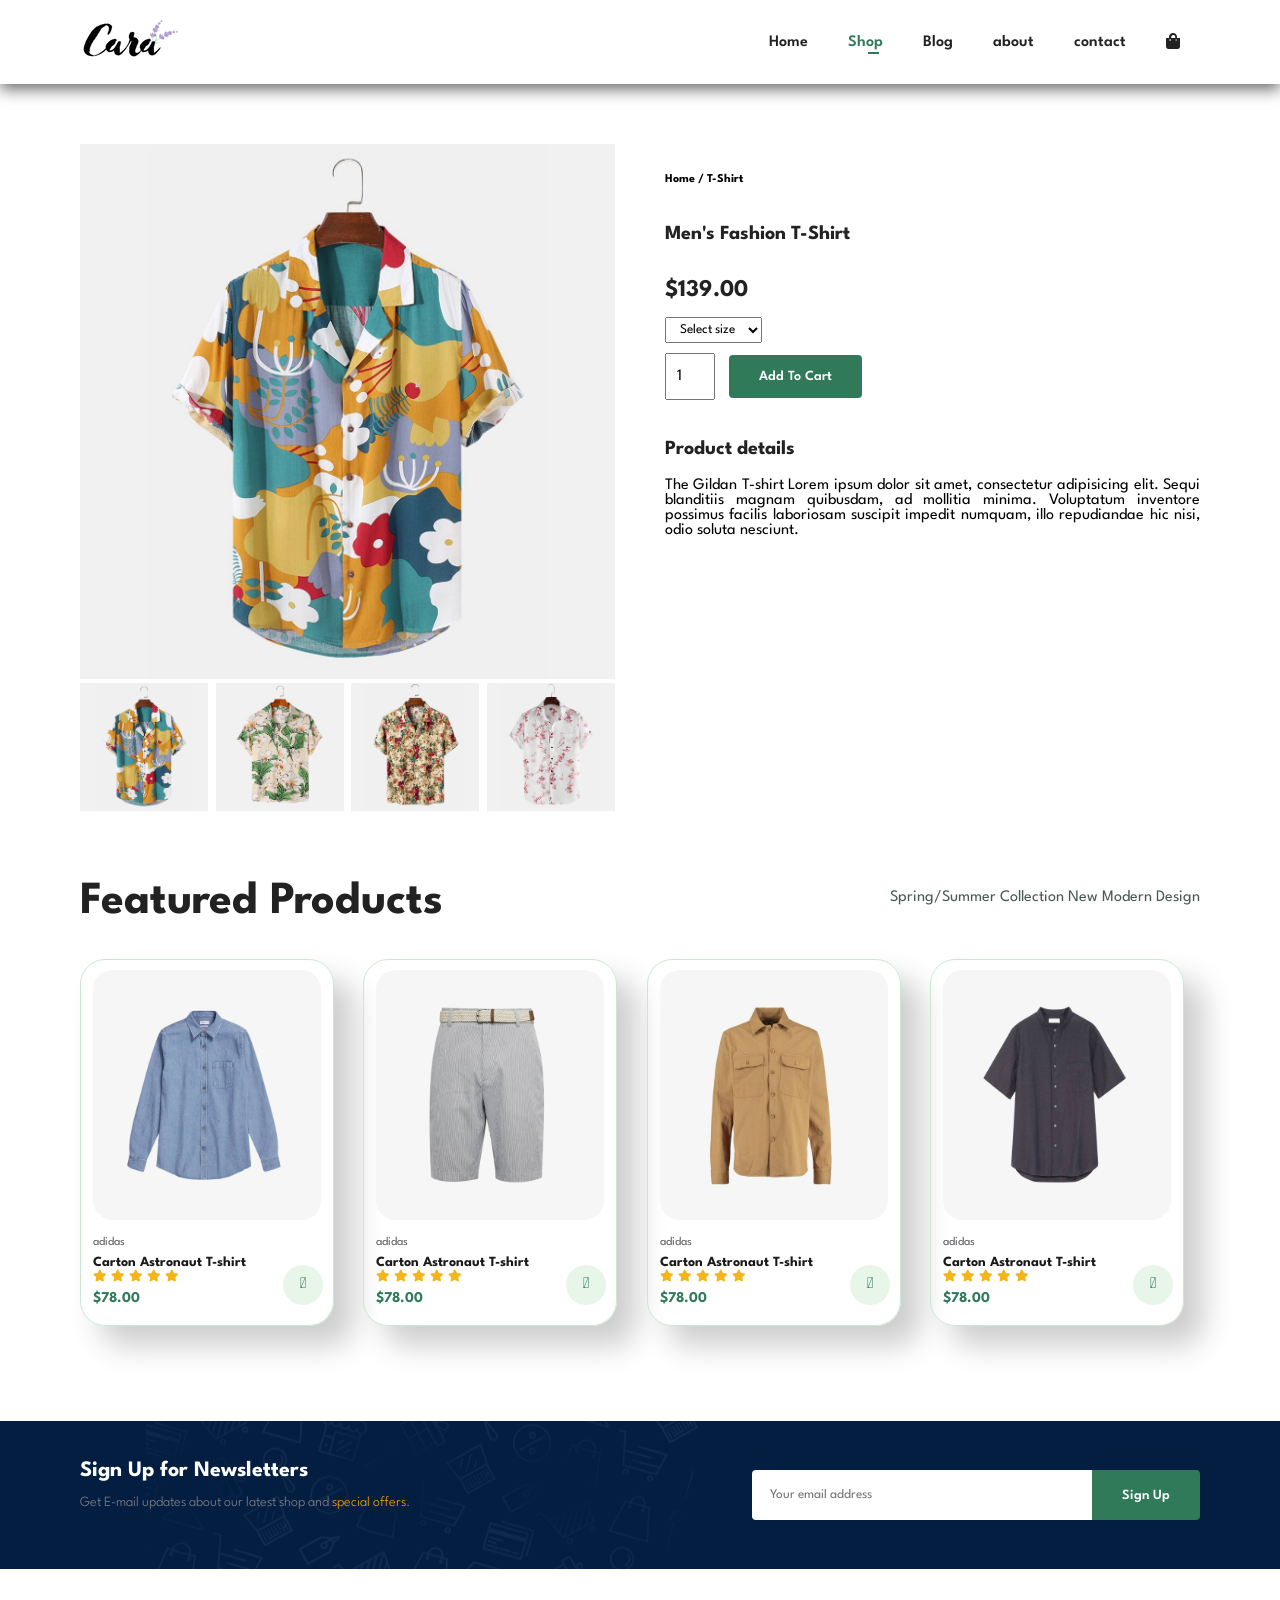
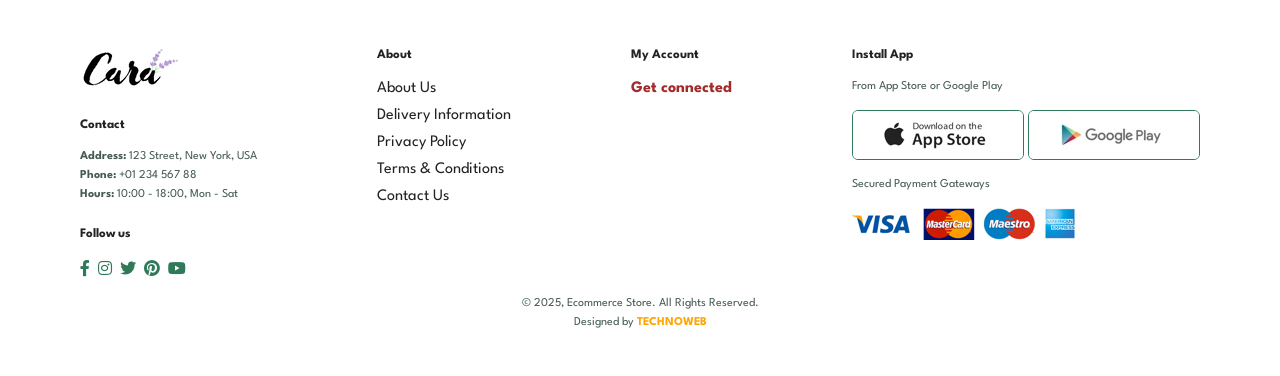
<file: sproduct.html>
<!DOCTYPE html>
<html lang="en">

    <head>
        <meta charset="UTF-8">
        <meta http-equiv="X-UA-Compatible" content="IE=edge">
        <meta name="viewport" content="width=device-width, initial-scale=1.0">
        <title>S_Product </title>
        <link rel="stylesheet" href="https://pro.fontawesome.com/releases/v5.10.0/css/all.css" />

        <link rel="stylesheet" href="style.css">
    </head>

    <body>

    <section id="header">
        <a href="#"><img src="img/logo.png" alt="" class="logo"></a>
        <div>
            <ul id="navbar">
                <li><a  href="index.html">Home</a></li>
                <li><a class="active" href="shop.html">Shop</a></li>
                <li><a href="blog.html">Blog</a></li>
                <li><a href="about.html">about</a></li>
                <li><a href="contact.html">contact</a></li>
                <li id="bag"><a href="cart.html"><i class="fa fa-shopping-bag "  aria-hidden="true"></i>
                </a></li>
                <a href="#" id="close"><i class="far fa-times"></i></a>
            </ul>
        </div>
        <div class="mobile">
            <a href="cart.html"><i class="fas fa-shopping-bag" aria-hidden="true"></i>
            </a>
            <i id="bar" class="fas fa-outdent"></i>
            
        </div>
    </section>

    <section id="prodetails" class="section-p1">
        <div class="single-pro-image">
            <img src="img/products/f1.jpg" width="100%" id="MainImg" alt="">

            <div class="small-img-group">
                <div class="small-img-col">
                    <img src="img/products/f1.jpg" width="100%" class="small-img" alt="">
                </div>
                <div class="small-img-col">
                    <img src="img/products/f2.jpg" width="100%" class="small-img" alt="">
                </div>
                <div class="small-img-col">
                    <img src="img/products/f3.jpg" width="100%" class="small-img" alt="">
                </div>
                <div class="small-img-col">
                    <img src="img/products/f4.jpg" width="100%" class="small-img" alt="">
                </div>
            </div>
        </div>

        <div class="single-pro-details">
            <h6>Home / T-Shirt</h6>
            <h4>Men's Fashion T-Shirt</h4>
            <h2>$139.00</h2>
            <select>
                <option>Select size</option>
                <option>XL</option>
                <option>XXL</option>
                <option>Small</option>
                <option>Large</option>
            </select>
            <input type="number" value="1">
            <button class="normal"> Add To Cart</button>
            <h4>Product details</h4>
            <span>The Gildan T-shirt  Lorem ipsum dolor sit amet, consectetur adipisicing elit. Sequi blanditiis magnam quibusdam, ad mollitia minima. Voluptatum inventore possimus facilis laboriosam suscipit impedit numquam, illo repudiandae hic nisi, odio soluta nesciunt.</span>
        </div>
        
    </section>

    <section id="product1" class="section-p1">
        <h2> Featured Products</h2>
        <p>Spring/Summer Collection New Modern Design</p>
        <div class="pro-container">
    
            <div class="pro">
                <img src="img/products/n5.jpg" alt="">
                <div class="des">
                    <span>adidas</span>
                    <h5> Carton Astronaut T-shirt </h5>
                    <div class="star">
                        <i class="fas fa-star"></i>
                        <i class="fas fa-star"></i>
                        <i class="fas fa-star"></i>
                        <i class="fas fa-star"></i>
                        <i class="fas fa-star"></i>
                    </div>
                    <h4>$78.00</h4>
                </div>
            <a href="#"><i class="fal fa-shopping-cart cart"></i></a>
            </div>
            <div class="pro">
                <img src="img/products/n6.jpg" alt="">
                <div class="des">
                    <span>adidas</span>
                    <h5> Carton Astronaut T-shirt </h5>
                    <div class="star">
                        <i class="fas fa-star"></i>
                        <i class="fas fa-star"></i>
                        <i class="fas fa-star"></i>
                        <i class="fas fa-star"></i>
                        <i class="fas fa-star"></i>
                    </div>
                    <h4>$78.00</h4>
                </div>
            <a href="#"><i class="fal fa-shopping-cart cart"></i></a>
            </div>
            <div class="pro">
                <img src="img/products/n7.jpg" alt="">
                <div class="des">
                    <span>adidas</span>
                    <h5> Carton Astronaut T-shirt </h5>
                    <div class="star">
                        <i class="fas fa-star"></i>
                        <i class="fas fa-star"></i>
                        <i class="fas fa-star"></i>
                        <i class="fas fa-star"></i>
                        <i class="fas fa-star"></i>
                    </div>
                    <h4>$78.00</h4>
                </div>
            <a href="#"><i class="fal fa-shopping-cart cart"></i></a>
            </div>
            <div class="pro">
                <img src="img/products/n8.jpg" alt="">
                <div class="des">
                    <span>adidas</span>
                    <h5> Carton Astronaut T-shirt </h5>
                    <div class="star">
                        <i class="fas fa-star"></i>
                        <i class="fas fa-star"></i>
                        <i class="fas fa-star"></i>
                        <i class="fas fa-star"></i>
                        <i class="fas fa-star"></i>
                    </div>
                    <h4>$78.00</h4>
                </div>
            <a href="#"><i class="fal fa-shopping-cart cart"></i></a>
            </div>
        </div>     
    </section>

    <section id="newsletter" class="section-p1 section-m1">
        <div class="newstext">
            <h4>Sign Up for Newsletters</h4>
            <p>Get E-mail updates about our latest shop and <span>special offers</span>.</p>
        </div>
        <div class="form">
            <input type="text" placeholder="Your email address">
            <button class="normal">Sign Up</button>
        </div>
    </section>

    <footer class="section-p1">
        <div class="col">
            <img class="logo" src="img/logo.png" alt="">
            <h4>Contact</h4>
            <p><strong>Address:</strong> 123 Street, New York, USA</p>
            <p><strong>Phone:</strong> +01 234 567 88</p>
            <p><strong>Hours:</strong> 10:00 - 18:00, Mon - Sat</p>
            <div class="follow">
                <h4>Follow us</h4>
                <div class="icon">
                    <i class="fab fa-facebook-f"></i>
                    <i class="fab fa-instagram"></i>
                    <i class="fab fa-twitter"></i>
                    <i class="fab fa-pinterest"></i>
                    <i class="fab fa-youtube"></i>
                </div>
            </div>
        </div>
        <div class="col">
            <h4>About</h4>
            <a href="#">About Us</a>
            <a href="#">Delivery Information</a>
            <a href="#">Privacy Policy</a>
            <a href="#">Terms & Conditions</a>
            <a href="#">Contact Us</a>
        </div>
        <div class="col">
            <h4>My Account</h4>
            <a style="color: brown;" href="Auth_page.html"><b>Get connected</b></a>
        </div>
        <div class="col install">
            <h4>Install App</h4>
            <p>From App Store or Google Play</p>
            <div class="row">
                <img src="img/pay/app.jpg" alt="">
                <img src="img/pay/play.jpg" alt="">
            </div>
            <p>Secured Payment Gateways</p>
            <img src="img/pay/pay.png" alt="">
        </div>
        <div class="copyright">
            <p>&copy; 2025, Ecommerce Store. All Rights Reserved.</p>
            <p>Designed by <span>TECHNOWEB</span></p>
        </div>
    </footer>

        <!--script pour faire la rotation entre les small images et le Main image-->
        <script>
            var MainImg = document.getElementById('MainImg');
            var smallimg = document.getElementsByClassName("small-img");

            smallimg[0].onclick = function (){
                MainImg.src = smallimg[0].src;
            }
            smallimg[1].onclick = function (){
                MainImg.src = smallimg[1].src;
            }
            smallimg[2].onclick = function (){
                MainImg.src = smallimg[2].src;
            }
            smallimg[3].onclick = function (){
                MainImg.src = smallimg[3].src;
            }

        </script>
        <script src="script.js"></script>
    </body>

</html>
</file>
<file: style.css>
@import url("https://fonts.googleapis.com/css2?family=Spartan:wght@100;200;300;400;500;600;700;800;900&display=swap");
* {
  margin: 0;
  padding: 0;
  box-sizing: border-box;
  font-family: "Spartan", sans-serif;
}

html {
  scroll-behavior: smooth;
}

/* Global Styles */

h1 {
  font-size: 50px;
  line-height: 64px;
  color: #222;
}

h2 {
  font-size: 46px;
  line-height: 54px;
  color: #222;
}

h4 {
  font-size: 20px;
  color: #222;
}

h6 {
  font-weight: 700;
  font-size: 12px;
}
h3 {
  padding-bottom: 15px;
}

p {
  font-size: 16px;
  color: #465b52;
  margin: 15px 0 20px 0;
  
}

.section-p1 {
  padding: 40px 80px;
}

.section-m1 {
  margin: 40px 0;
}
button.normal{
  font-size: 14px;
  font-weight: 600;
  padding: 15px 30px;
  color : #000;
  background-color: #fff;
  border-radius: 4px;
  cursor: pointer;
  border: none;
  outline: none;
  transition: 0.2s ease;
}
button.white{
  font-size: 13px;
  font-weight: 600;
  padding: 11px 18px;
  color : #fff;
  background-color: transparent;
  cursor: pointer;
  border: 1px solid #fff;
  outline: none;
  transition: 0.2s ease;
}

body {
  width: 100%;
}
#header {
  display: flex;
  align-items: center;
  justify-content: space-between;
  padding: 20px 80px;
  background-color: #fff;
  box-shadow: 0 5px 15px rgba(0, 0, 0, 0.6);
  z-index: 999;
  position: sticky;
  top: 0;
  left: 0;
}

#navbar {
  display: flex;
  align-items: center;
  justify-content: center;

}

#navbar li {
  list-style: none;
  margin: 0 20px;
  position: relative;
}
#navbar li a {
  text-decoration: none;
  color: #222;
  font-size: 16px;
  font-weight: 600;
  transition: 0.3s ease;
}
#navbar li a:hover {
  color: #465b52;
  
}
#navbar li a:hover,
#navbar li a.active {
  color: #307a5a; 
}

#navbar li a.active::after,
#navbar li a:hover::after{
  content: "";
  width: 30%;
  height: 2px;
  background: #307a5a;
  position: absolute;
  bottom: -4px;
  left: 20px;
}

.mobile{
  display: none;
  align-items: center;
}
#close{
  display: none;
}


#hero{
  background-image: url("img/hero4.png");
  height:90vh;
  width: 100%;
  background-position: top 25% right 0%;
  background-size: cover;
  padding: 0 80px;
  display: flex;
  flex-direction: column;
  align-items: flex-start;
  justify-content: center;
}
#hero h4 {
  padding-bottom:15px ;
}
#hero h1 {
  color: #307a5a;
}
#hero button{
  background-image:url("img/button.png");
  background-color: transparent;
  background-repeat: no-repeat;
  color: #307a5a;
  padding: 14px 80px 14px 65px;
  cursor: pointer;
  font-weight: 700;
  font-size: 15px;
  border: none;
}

#feature {
  display: flex;
  flex-wrap: wrap;
  justify-content: center;
  gap: 5px 7px;
}

#feature .fe-box {
  width: 155px;
  text-align: center;
  padding: 25px 15px;
  box-shadow: 20px 20px 34px rgba(0, 0, 0, 0.2);
  border: 1px solid #cce7d0;
  border-radius: 4px;
  margin : 15px 0;
}
#feature .fe-box:hover {
  box-shadow: 10px 10px 54px rgba(0, 0, 0, 0.1);
}
#feature .fe-box h6 {
  padding: 9px 8px 6px 8px;
  line-height: 1;
  border-radius: 4px;
  color: #307a5a;
  background-color: #fddde4;
}
#feature .fe-box img {
  width: 100%;
  margin-bottom: 10px; ;
}
#feature .fe-box:nth-child(2) h6 {
  background-color: #cdebbc;
}
#feature .fe-box:nth-child(3) h6 {
  background-color: #d1e8f2;
}
#feature .fe-box:nth-child(4) h6 {
  background-color: #cdd4f8;
}
#feature .fe-box:nth-child(5) h6 {
  background-color: #f6dbf6;
}
#feature .fe-box:nth-child(6) h6 {
  background-color: #fffde5;
}


#product1 {
  text-align: center;
  display: flex ;
  flex-wrap: wrap ;
  justify-content: space-between ;
  padding-top: 20px ;
}


#product1 .pro-container {
  display: flex ;
  flex-wrap: wrap ;
  justify-content: space-between ;
  padding-top: 15px ;
}
#product1 .pro{
  width: 23%;
  min-width: 250px;
  padding: 10px 12px;
  border: 1px solid #cce7d0;
  border-radius: 25px;
  cursor: pointer;
  box-shadow: 20px 20px 30px rgba(0, 0, 0, 0.2);
  margin: 15px 0;
  transition: 0.3s ease;
  position: relative;
}
#product1 .pro:hover {
  box-shadow: 10px 10px 54px rgba(0, 0, 0, 0.06);
}
#product1 .pro img {
  width: 100%;
  height: 250px;
  border-radius: 20px;
}
#product1 .pro .des {
  text-align: start;
  padding: 10px 0;
}

#product1 .pro .des span {
  color : #606063;
  font-size: 12px;
}
#product1 .pro .des h5 {
  padding-top: 7px;
  color: #1a1a1a;
  font-size: 14px;
}

#product1 .pro .des i{
  font-size: 12px;
  color: rgb(243, 181, 25)
}
#product1 .pro .des h4 {
  padding-top: 7px;
  font-size: 15px;
  font-weight: 700;
  color: #307a5a;
}

#product1 .pro .cart,
.ad-box .cart{
  width: 40px;
  height: 40px;
  line-height: 40px;
  border-radius: 50px;
  background-color: #e8f6ea;
  color: #307a5a;
  font-weight: 500;
  position: absolute;
  bottom: 20px;
  right: 10px;
  border-color: 1px solid #cce7d0;
}
.ad-box .cart{
  background-color: transparent;
  color: #307a5a;
  font-weight: 800;
  transition: 2s ease-in-out;
}
.ad-box .cart:hover{
  scale: 1.5;
}


#banner{
  display: flex;
  flex-direction: column;
  align-items: center;
  justify-content: center;
  text-align: center;
  background-image: url("img/banner/b2.jpg");
  width: 100%;
  height: 40vh;
  background-size: cover;
  background-position: center;
}
#banner h4 {
  color: #fff;
  font-size: 16px;
  
}
#banner h2 {
  color: #fff;
  font-size: 30px;
  padding: 10px 0;
  
}
#banner h2 span {
  color: red;
}
#banner button:hover {
  background:#307a5a;
  color: #fff ;
  
}
#sm-banner .banner-box{
  display: flex;
  flex-direction: column;
  justify-content: center;
  align-items: flex-start;
  background-image: url("img/banner/b17.jpg");
  min-width: 580px;
  height: 50vh;
  background-size: cover;
  background-position: center;
  padding: 30px;
}

#sm-banner .banner-box2{
  background-image: url("img/banner/b10.jpg");
}

#sm-banner{
  display:flex;
  justify-content: space-between;
  flex-wrap: wrap;
}

#sm-banner h4{
  color: #fff;
  font-size: 20px;
  font-weight: 300;
}
#sm-banner h2{
  color: #fff;
  font-size: 20px;
  font-weight: 800;
}
#sm-banner span{
  color: #fff;
  font-size: 13px;
  font-weight: 500;
  padding-bottom: 15px;
}
#sm-banner .banner-box:hover button{
  background-color: #307a5a;
  border: 1px solid #307a5a;
}

#banner3{
  display: flex;
  justify-content: space-between;
  flex-wrap: wrap;
  padding: 0 80px;
}

#banner3 .banner-box{
  display: flex;
  flex-direction: column;
  justify-content: center;
  align-items: flex-start;
  background-image: url("img/banner/b7.jpg");
  min-width: 30%;
  height: 30vh;
  background-size: cover;
  background-position: center;
  padding: 20px;
  margin-bottom: 20px;
}
#banner3 .banner-box2{
  background-image: url("img/banner/b4.jpg");
}
#banner3 .banner-box3{
  background-image: url("img/banner/b18.jpg");
}
#banner3 h2{
  color: #fff;
  font-weight: 900;
  font-size: 14px;
}
#banner3 h3{
  color: red;
  font-weight: 800;
  font-size: 14px;
}
#newsletter{
  display: flex;
  justify-content: space-between;
  align-items: center;
  flex-wrap: wrap;
  background-image: url("img/banner/b14.png");
  background-repeat: no-repeat;
  background-position: 20% 30%;
  background-color: #041e42;
  
}
#newsletter h4{
  color: #fff;
  font-size: 22px;
  font-weight: 700;
}
#newsletter p{
  color: #888383;
  font-size: 14px;
  font-weight: 300;
}
#newsletter p span{
  color:orange;
}
#newsletter .form{
  display: flex;
  width: 40%;
}
#newsletter input{
  width: 100%;
  padding: 0 1.25em;
  height: 3.125rem;
  border: 1px solid transparent;
  border-radius: 4px;
  outline: none;
  border-top-right-radius: 0;
  border-bottom-right-radius: 0;
}
#newsletter button{
  background-color: #307a5a;
  color: #fff;
  white-space: nowrap;
  border-top-left-radius: 0;
  border-bottom-left-radius: 0;
}
/* Style du Lightbox */
.lightbox {
  display: none; /* Caché par défaut */
  position: fixed;
  z-index: 1000;
  left: 0;
  top: 0;
  width: 100%;
  height: 100%;
  background-color: rgba(0, 0, 0, 0.8);
  justify-content: center;
  align-items: center;
}

/* Image en plein écran */
.lightbox-content {
  max-width: 80%;
  max-height: 80%;
  border-radius: 10px;
  box-shadow: 0 4px 10px rgba(255, 255, 255, 0.3);
}

/* Ajout pour s'assurer que l'image s'affiche bien */
.lightbox img {
  display: block;
  max-width: 90%;
  max-height: 90%;
}

/* Bouton de fermeture */
.close {
  position: absolute;
  top: 20px;
  right: 40px;
  font-size: 40px;
  color: white;
  cursor: pointer;
  font-weight: bold;
}
footer {
  display: flex;
  justify-content: space-between;
  flex-wrap: wrap;
}
footer .col{
  display: flex;
  flex-direction: column;
  align-items: flex-start;
  margin-bottom: 20px;
}
footer .logo{
  margin-bottom: 30px;
}
footer h4{
  font-size: 13px;
  padding-bottom: 20px;
}
footer p{
  font-size: 12px;
  margin: 0 0 8px 0;
}
footer  a{
  text-decoration: none;
  color: #222;
  transition: 0.3s ease;
  margin-bottom: 12px;
}
footer  a:hover{
  color: #307a5a;
}
footer p span{
  color: orange;
  font-weight: 700;
}
footer .follow{
  margin-top: 20px;
}
footer .follow i{
  padding-right: 4px;
  color: #307a5a;
  cursor: pointer;
  transition: 0.5s ease-in-out;
}
footer .follow i:hover{
  color: #fff;
  background-color: #307a5a;
  border-radius: 50%;
  padding: 5px;
}
footer .install .row img{
  border: 1px solid #307a5a;
  border-radius: 6px;
}
footer .install img{
  margin: 10px 0 15px 0;
}

footer .copyright{
  width: 100%;
  text-align: center;
}

/* Media queries, Tablet */

@media(max-width:799px) {
  .section-p1{
    padding: 40px 40px;
  }
  #navbar {
    display: flex;
    flex-direction: column;
    align-items: flex-start;
    justify-content: flex-start;
    position: fixed;
    top: 0;
    right: -300px;
    height: 100vh;
    width: 300px;
    background-color: #E3E6F3;
    box-shadow: 0 40px 60px rgb(0, 0, 0, 0.1) ;
    padding: 80px 0 0 10px;
    transition: 0.5s ease-in-out;
  }

  #navbar.active{
    right: 0px ;
  }  
  #navbar li{
    margin-bottom: 25px;
  }
  .mobile{
    display: flex;
    align-items: center;
    gap: 1rem;
  }
  .mobile{
    color: black;
    font-size: 20px;
    padding-left: 20px;
  }
  #close{
    display: initial;
    position: absolute;
    top: 30px;
    left: 30px;
    color: black;
    font-size: 24px;
  }
  .fa-shopping-bag{
    color: black;
  }
  #bag{
    display: none;
  }
  #hero{
    height: 70vh;
    padding: 0 80px;
    background-position: top 30% right 30%;
  }
  
  #feature{
    justify-content: center;
    
  }
  #feature .fe-box{
    margin: 15px 15px;
    
  }

  #product1 .pro-container{
    justify-content: center;
  }

  #product1 .pro{
    margin: 15px;
  }
  #banner{
    height: 20vh;
  }
  #sm-banner .banner-box{
    min-width: 100%;
    height: 30vh;
  }
  #banner3{
    padding: 0 40px;
  }
  #banner3 .banner-box {
    width: 28px;
  }

  #newsletter .form{
    width: 70%;
  }
  #blog {
    
    display: grid;
    grid-template-columns: repeat(auto-fill, minmax(300px , 1fr));
    padding: 10px; /* Réduction du padding */
    justify-content: center;
    
   }
   .blog-box{
    display: flex;
    flex-direction: column;
    align-items: flex-start;
   }
   #blog .blog-box h1 {
    font-size: 40px; /* Réduction de la taille pour éviter qu'il dépasse */
    top: -20px;
  }
   
   .blog-img {
    min-width: 100%;
    margin-right: 0px;
    margin-bottom: 20px;
   }
   .blog-details {
    min-width: 100%;
   }
   #about-head{
    flex-direction: column;
    text-align: center;
   }
   #about-head p{
    text-align: justify;
   }
   #about-head img {
    min-width: 100%;
    height: auto;
   }
   #about-app .video{
    min-width: 100%;
   }
   /* contact page styles */

   #contact-details .details {
    min-width: 100%;
   }
   #contact-details .map {
    min-width: 100%;
   }
   #form-details form {
    min-width: 100%;
    display: flex;
    flex-direction: column;
    align-items: flex-start;
    
  }
  #form-details .people {
    min-width: 100%;
    margin-top: 25px; 
  }
  /* cart page styles */
  /* cart page styles */
  #subtotal,
  #coupon {
    min-width: 100%;
  }

    
}
 

@media (max-width: 477px) {

  .section-p1{
    padding: 20px;
  }
  #header {
    padding: 10px 30px;
  }
  h1 {
    font-size: 34px;
  }
  h2 {
    font-size: 28px;
  }
  #hero {
    padding: 0 20px;
    background-position: 55%;
  }

  #feature {
    justify-content: space-between;
  }
  #feature .fe-box{
    width: 150px;
    margin: 0 0 15px 0;
  }

  #product1 .pro {
    width: 100%;
  }
  #banner{
    height: 40vh;
  }
  #sm-banner .banner-box {
    height: 40vh;
  }
  #sm-banner .banner-box2 {
    margin-top: 20px;

  }
  #banner3 {
    padding: 0 20px;
  }
  #banner3 .banner-box{
    width: 100%;
  }
  #newsletter  {
    padding: 40px 20px;
  }
  #newsletter .form {
    width: 100%;
  }
  
  footer a{
    font-size: 13px;
  }
  #prodetails {
    display: flex;
    flex-direction: column;
  }
  .single-pro-image {
    width: 100%;
    margin-right: 0px;
  }
  .single-pro-details {
    width: 100%;
    
  }
   /*blog page */
   #blog {
    
    display: grid;
    grid-template-columns: repeat(auto-fill, minmax(300px , 1fr));
    padding: 10px; /* Réduction du padding */
    justify-content: center;
    
   }
   .blog-box{
    display: flex;
    flex-direction: column;
    align-items: flex-start;
   }
   #blog .blog-box h1 {
    font-size: 40px; /* Réduction de la taille pour éviter qu'il dépasse */
    top: -20px;
  }
   
   .blog-img {
    min-width: 100%;
    margin-right: 0px;
    margin-bottom: 20px;
   }
   .blog-details {
    min-width: 100%;
   }

   /*about-page mediaqueries*/

   #about-head{
    flex-direction: column;
    text-align: center;
   }
   #about-head p{
    text-align: justify;
   }
   #about-head img {
    min-width: 100%;
    height: auto;
    margin-bottom: 10px;
   }
   #about-app .video{
    min-width: 100%;
   }
   /*contact page */
    #contact-details {
      flex-direction: column;
    }
    #contact-details .details h2,
    #form-details form h2 {
      font-size: 14px;
      margin: 0;
    }
    #contact-details .details h3 {
      font-size: 13px;
      line-height: 10px;
    
    }
    #contact-details .details li {
      list-style: none;
      display: flex;
      padding: 5px 0;
    }
    #contact-details .details li i {
      font-size: 12px;
      padding-right:20px ;
    }
    #contact-details .details li p {
      margin:0;
      font-size: 12px;
    }

    #contact-details .details {
      min-width: 100%;
    }
    #contact-details .map {
      min-width: 100%;
    }
    #form-details form {
      min-width: 100%;
      display: flex;
      flex-direction: column;
      align-items: flex-start;
      
    }
    #form-details .people {
      min-width: 100%;
      margin-top: 25px;
        
    }
    /* cart page styles */
    #subtotal,
    #coupon {
      min-width: 100%;
    }
   
}

/*shop page style */
#page-header{
  background-image: url("img/banner/b1.jpg");
  width: 100%;
  height:40vh;
  background-size: cover;
  display:flex;
  justify-content: center;
  text-align: center;
  flex-direction: column;
  padding: 14px;
}
#page-header h2,
#page-header p{
  color: #fff;
}

#pagination{
  text-align: center;
}
#pagination a{
  text-decoration: none;
  background-color: #307a5a;
  padding: 15px 20px;
  border-radius: 4px;
  color: #fff;
  font-weight: 600;

}
#pagination a i{
  font-size:16px;
  font-weight: 600;
}

/* Single page Styles */

#prodetails {
  display: flex;
  margin-top: 20px;
}

.single-pro-image{
  width: 100%;
  margin-right: 50px;
}
.small-img-group {
  display:flex;
  justify-content: space-between;
}
.small-img-col {
  flex-basis: 24%;
  cursor: pointer;
}
.single-pro-details {
  width: 100%;
  padding-top: 30px;
  text-align: justify;
  
}
#prodetails .single-pro-details h4 {
  padding: 40px 0 20px 0;
}
#prodetails .single-pro-details h2 {
  font-size: 24px;
}
#prodetails .single-pro-details select {
  display: block;
  padding: 5px 10px ;
  margin-bottom: 10px;
}
#prodetails .single-pro-details input {
  width: 50px;
  height: 47px;
  padding-left: 10px;
  font-size: 16px;
  margin-right: 10px;
}
.single-pro-details input:focus {
  outline: none;
}

.single-pro-details button,
.posting-form button,
#green{
  background-color: #307a5a;
  color: #fff;
}
#red{
  background-color: rgb(116, 35, 35);
  color: #fff;
  margin: 10px;
}

#prodetails.single-pro-details span {
  line-height: 25px;
 
}

/*blog page styles*/

#page-header.blog-header{
  background-image: url("img/banner/b19.jpg");
}

#blog{
  padding: 150px 150px 0 150px;
  
}
#blog .blog-box{
  display: flex;
  align-items: center;
  width: 100%;
  position: relative;
  padding-bottom: 90px;
}
#blog .blog-img{
  width: 50%;
  margin-right: 40px;

}

#blog img {
  width: 100%;
  height: 300px;
  object-fit: cover;
}

#blog .blog-details {
  width: 50%;
}

#blog .blog-details a{
  text-decoration: none;
  font-size: 11px;
  color: #000;
  font-weight: 700; 
  position: relative;
  transition: 0.4s ease-in-out;
}
#blog .blog-details a::after {
 content: "";
 width: 50px;
 height: 1px;
 background-color: #000;
 position: absolute;
 top: 4px;
 right: -60px;
}

#blog .blog-details a:hover{
  color: #307a5a;
}
#blog .blog-details a:hover::after {
  background-color: orange;
  font-weight: 900;
 }
 #blog .blog-box h1 {
  position: absolute;
  top: -40px;
  left: 0;
  font-size: 70px;
  color: #c9cbce;
  z-index: -9; /*le z-index est utiliser si seuleument tu veux placer un element en dessous d'un autre element, le cas de ce texte h1 qui est sencer etre un peut en dessous de l'image. */

 }
 /* about page style*/

 #page-header.about-header{
  background-image: url("img/about/banner.png");
 }

 #about-head {
 display: flex;
 align-items: center;
 }
 #about-head div{
 padding-left: 14px;
 }
 #about-head p{
  text-align: justify;
 }
 #about-head img{
  width: 50%;
  height: auto;
 }
 #about-app{
  text-align: center;
 }
 #about-app .video {
  width: 70%;
  height: 100%;
  margin: 30px auto 0 auto;
 }
 #about-app .video video {
  width: 100%;
  height: 100%;
  border-radius: 20px;
 }

 /* contact page styles */
 #page-header.contact{
  background-image: url("img/about/banner.png");
 }
 #contact-details {
  display: flex;
  justify-content: space-between;
  align-items: center;
 }
 #contact-details .details {
  width: 40%;
 }
 #contact-details .details span {
  font-size: 12px;
  
 }
 #contact-details .details span,
 #form-details form span {
  font-size: 12px;

 }
 #contact-details .details h2,
 #form-details form h2 {
  font-size: 18px;
  margin: 0;
 }
 #contact-details .details h3 {
  font-size: 15px;
  line-height: 30px;
 
 }
 #contact-details .details li {
  list-style: none;
  display: flex;
  padding: 10px 0;
 }
 #contact-details .details li i {
  font-size: 14px;
  padding-right:22px ;
 }
 #contact-details .details li p {
  margin:0;
  font-size: 14px;
 }
#contact-details .map {
    width: 55%;
    height: 400px;
  }
#contact-details .map iframe {
    width: 100%;
    height: 100%;
  }

  #form-details{
    display: flex;
    flex-wrap: wrap;
    justify-content: space-between;
    gap: 30px;
    margin: 30px;
    padding: 40px;
    border: 1px solid #e1e1e1;
  }

  #form-details form {
    width: 40%;
    display: flex;
    flex-direction: column;
    align-items: flex-start;
    
  }
  #form-details .people {
    width: 50%;
  }
  #form-details form input,
  #form-details form textarea,
  #login-box input,
  #signup-box input,
  .posting-form input, 
  .posting-form textarea {
    width:100%;
    padding: 12px 15px;
    outline: none;
    margin-bottom: 20px;
    border: 1px solid #e1e1e1;
  }
  #form-details form button,
  #login-box button,
  #signup-btn {
    background-color: #307a5a;
    color: #fff;
  }
  #form-details .people div {
    padding-bottom: 25px;
    display: flex;
    align-items: flex-start;
  }
  #form-details .people img {
    width:65px;
    height: 65px;
    margin-right: 15px;
  }
  #form-details .people p {
    margin: 0;
    font-size: 13px;
    line-height: 25px;
  }
  #form-details .people div span {
    display: block;
    font-size: 16px;
    font-weight: 600;
    color: #000;
  }
  .custom-alert {
    display: none;
    padding: 16px;
    background-color: #307a5a;
    color: white;
    border-radius: 8px;
    margin-bottom: 20px;
    text-align: center;
    animation: fadeIn 0.6s ease-in-out;
    font-family: Arial, Helvetica, sans-serif;
    font-size: 16px;
    font-weight: 600;
  }

  .custom-alert.error {
    background-color: #000;
  }
  #login-box,
  #signup-box{
    width: 80%;
    margin: auto;
    margin-top: 50px;
    align-items: center;
    display: flex;
    flex-direction: column;
  }
  .posting{
    width: 80%;
    margin: auto;
    margin-top: 50px;
    align-items: center;
    display: flex;
    flex-direction: column;
    justify-content: center;
  }
  #ads-container {
    display: grid;
    grid-template-columns: repeat(auto-fill, minmax(250px, 1fr));
    gap: 20px;
    width: 80%;
    margin: auto;
    align-items: center;
  }
  .ad-box {
    display: flex;
    flex-direction: column;
    text-align: left;
    width: 250px;
    height: 350px;
    border-radius: 5px;
    padding: 10px; 
    background-color: #fff;
    border: 1px solid #c9cbce;
    position: relative;
    transition: 1.5s ease-in-out;
}
  .ad-box:hover {
    scale: 1.1;
    
}
.ad-box img {
  width: 100%;
  height: 60%;
  object-fit: cover !important; /* remplit sans déformer */
  border-radius: 5px;
}
.ad-box h6 {
    line-height: 20px;
    color: #307a5a;
    padding: 3px 0;
}
.ad-box button {
    padding: 10px;
}
#filtre-container{
  display: flex;
  flex-direction: column;
  gap: 20px;
  align-items: center;
  text-align: center;
  margin: 20px auto;
}
#filtre-container select,
#filtre-container input{
  padding: 10px;
  margin-bottom: 20px;
}

  


  @keyframes fadeIn {
    from {opacity: 0; transform: translateY(-10px);}
    to {opacity: 1; transform: translateY(0);}
  }
  /* cart page styles */
  #cart {
    overflow-x: auto; /* Permet le défilement horizontal , donc le slide si le contenu déborde sans faire le wrap aux contenu */
    
  }

  #cart table {
    width: 100%;
    border-collapse: collapse;
    table-layout: fixed;
    white-space: nowrap;
  }
  #cart table img {
    width: 70px;
    
  }
  #cart table td:nth-child(1) {
    width: 100px;
    text-align: center;
    
  }
  #cart table td:nth-child(2) {
    width: 150px;
    text-align: center;
    
  }
  #cart table td:nth-child(3) {
    width: 250px;
    text-align: center;
    
  }
  #cart table td:nth-child(4),
  #cart table td:nth-child(5),
  #cart table td:nth-child(6) {
    width: 150px;
    text-align: center;
    
  }
  
  #cart table td:nth-child(5) input{
    width: 50%;
    padding: 10px 5px 10px 15px;
    
  }
  
  #cart table thead {
    border: 1px solid #e2e9e1;
    border-left: none;
    border-right: none;
  }
  #cart table thead td {
    font-weight: 700;
    text-transform: uppercase;
    font-size: 13px;
    padding: 18px 0;
  }
  #cart table tbody tr td {
    padding-top: 15px;
  }
  #cart table tbody  td {
    font-size: 13px;
  }
  #cart-add {
    display: flex;
    justify-content: space-between;
    flex-wrap: wrap;
  }
  #coupon {
    width: 50%;
    margin-bottom: 30px;

  }
  #coupon h3,
  #subtotal h3 {
    padding-bottom: 15px;
  }
  #coupon input {
    padding: 10px 20px;
    outline: none;
    width: 60%;
    margin-right: 10px;
    border: 1px solid #e2e9e1;
  }
  #coupon button,
  #subtotal button {
    background-color: #307a5a;
    color: #fff;
    padding: 12px 20px;
  }

  #subtotal {
    width: 50%;
    margin-bottom: 30px;
    border: 1px solid #e2e9e1;
    padding: 30px;
  }
  #subtotal table {
    border-collapse: collapse;
    width: 100%;
    margin-bottom: 20px;
  }
  #subtotal table td {
    width: 50%;
    padding: 10px;
    border: 1px solid #e2e9e1;
    font-size: 13px;
  }
</file>
